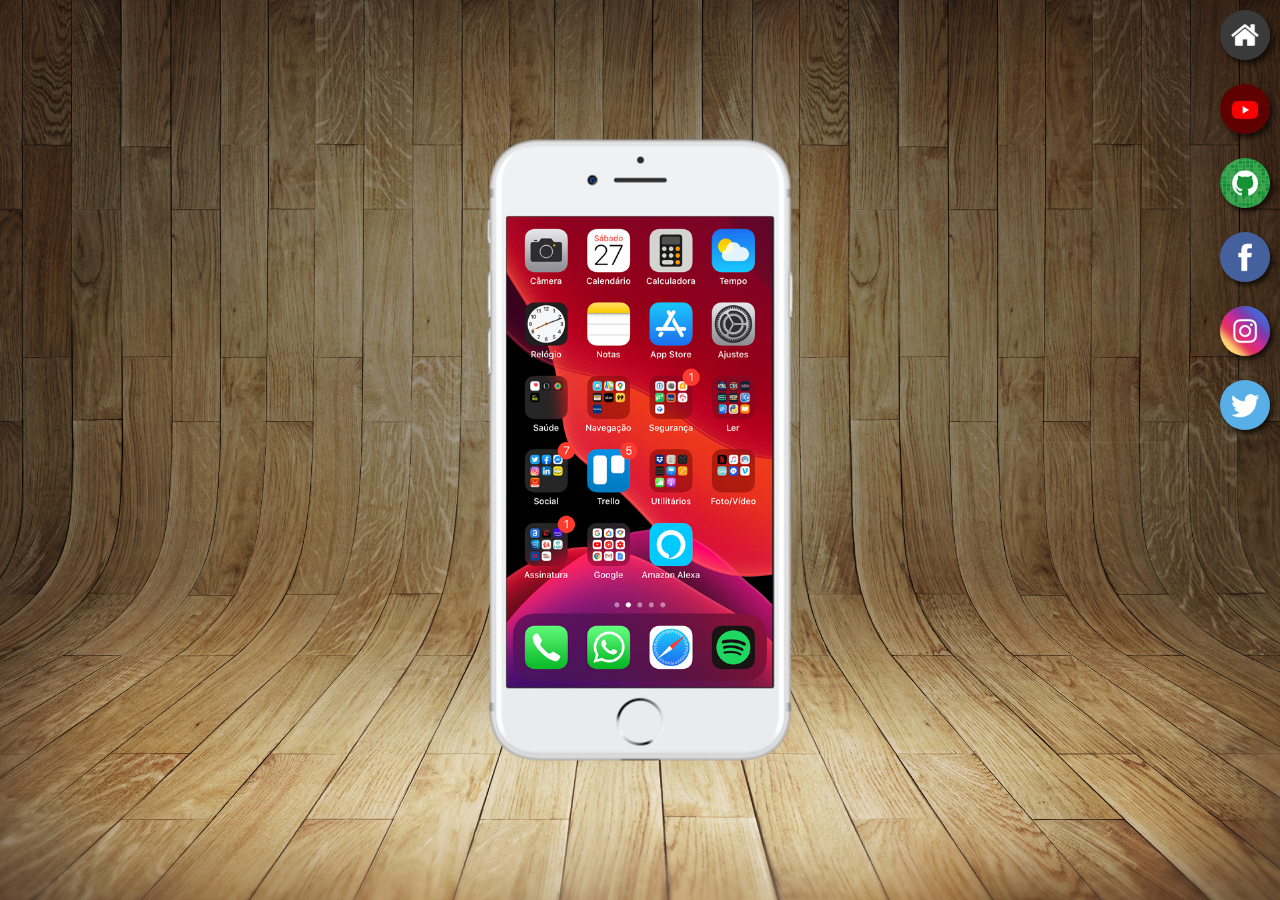
<file: index.html>
<!DOCTYPE html>
<html lang="pt-br">
<head>
    <meta charset="UTF-8">
    <meta name="viewport" content="width=device-width, initial-scale=1.0">
    <link rel="shortcut icon" href="favicon.ico" type="image/x-icon">
    <title>redes sociais</title>
    <link rel="stylesheet" href="style.css">
</head>
<body>
    <main>
        <section id="telefone">
            <iframe src="home.html" name="tela" id="tela" frameborder="0">Seu Navegador não é compatível com isso</iframe>
        </section>
        <section id="redes">
            <a href="home.html" target="tela"><img src="imagens/logo-home.jpg" alt="home"></a> <br>
            <a href="youtube.html" target="tela"><img src="imagens/logo-youtube.jpg" alt="toutube"></a> <br>
            <a href="github.html" target="tela"><img src="imagens/logo-github.jpg" alt="github"></a> <br>
            <a href="facebook.html" target="tela"><img src="imagens/logo-facebook.jpg" alt="facebook"></a> <br>
            <a href="instagram.html" target="tela"><img src="imagens/logo-instagram.jpg" alt="instagram"></a> <br>
            <a href="twitter.html" target="tela"><img src="imagens/logo-twitter.jpg" alt="twitter"></a> <br>
        </section>
    </main>
</body>
</html>
</file>
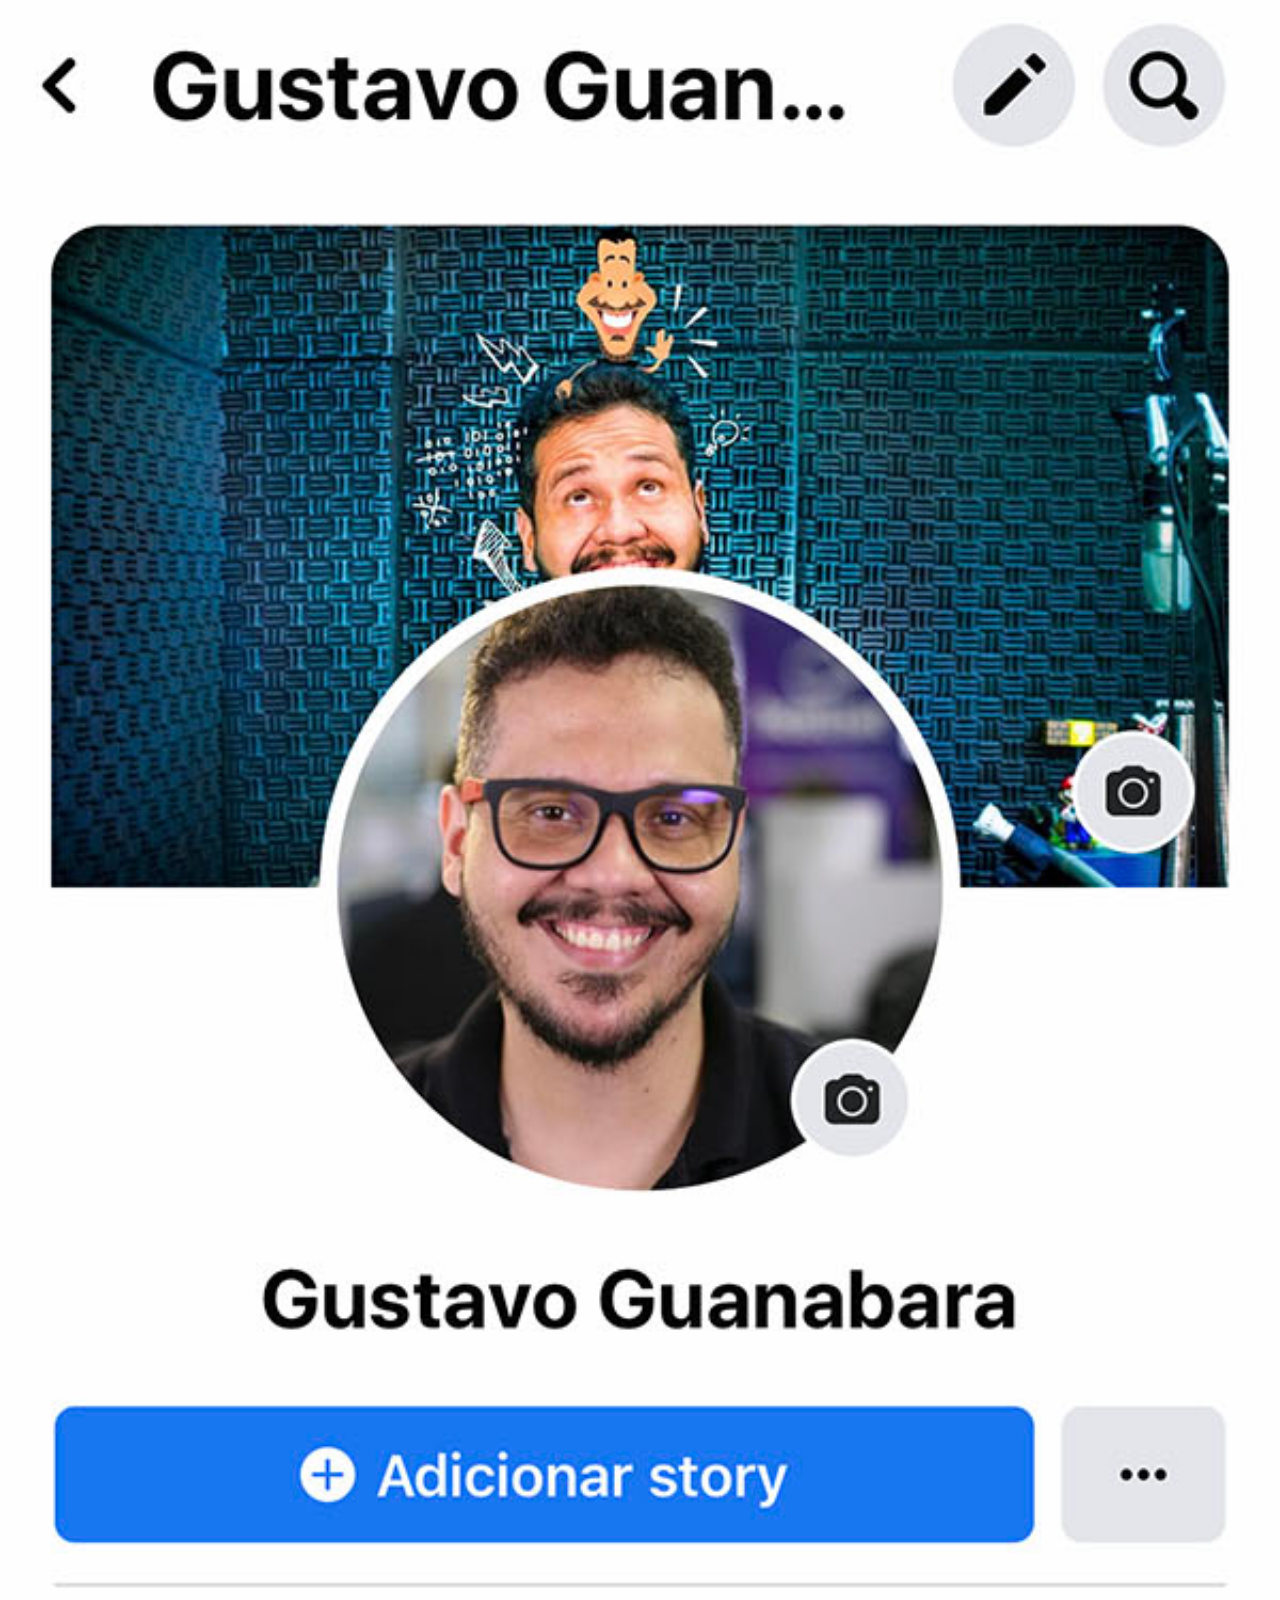
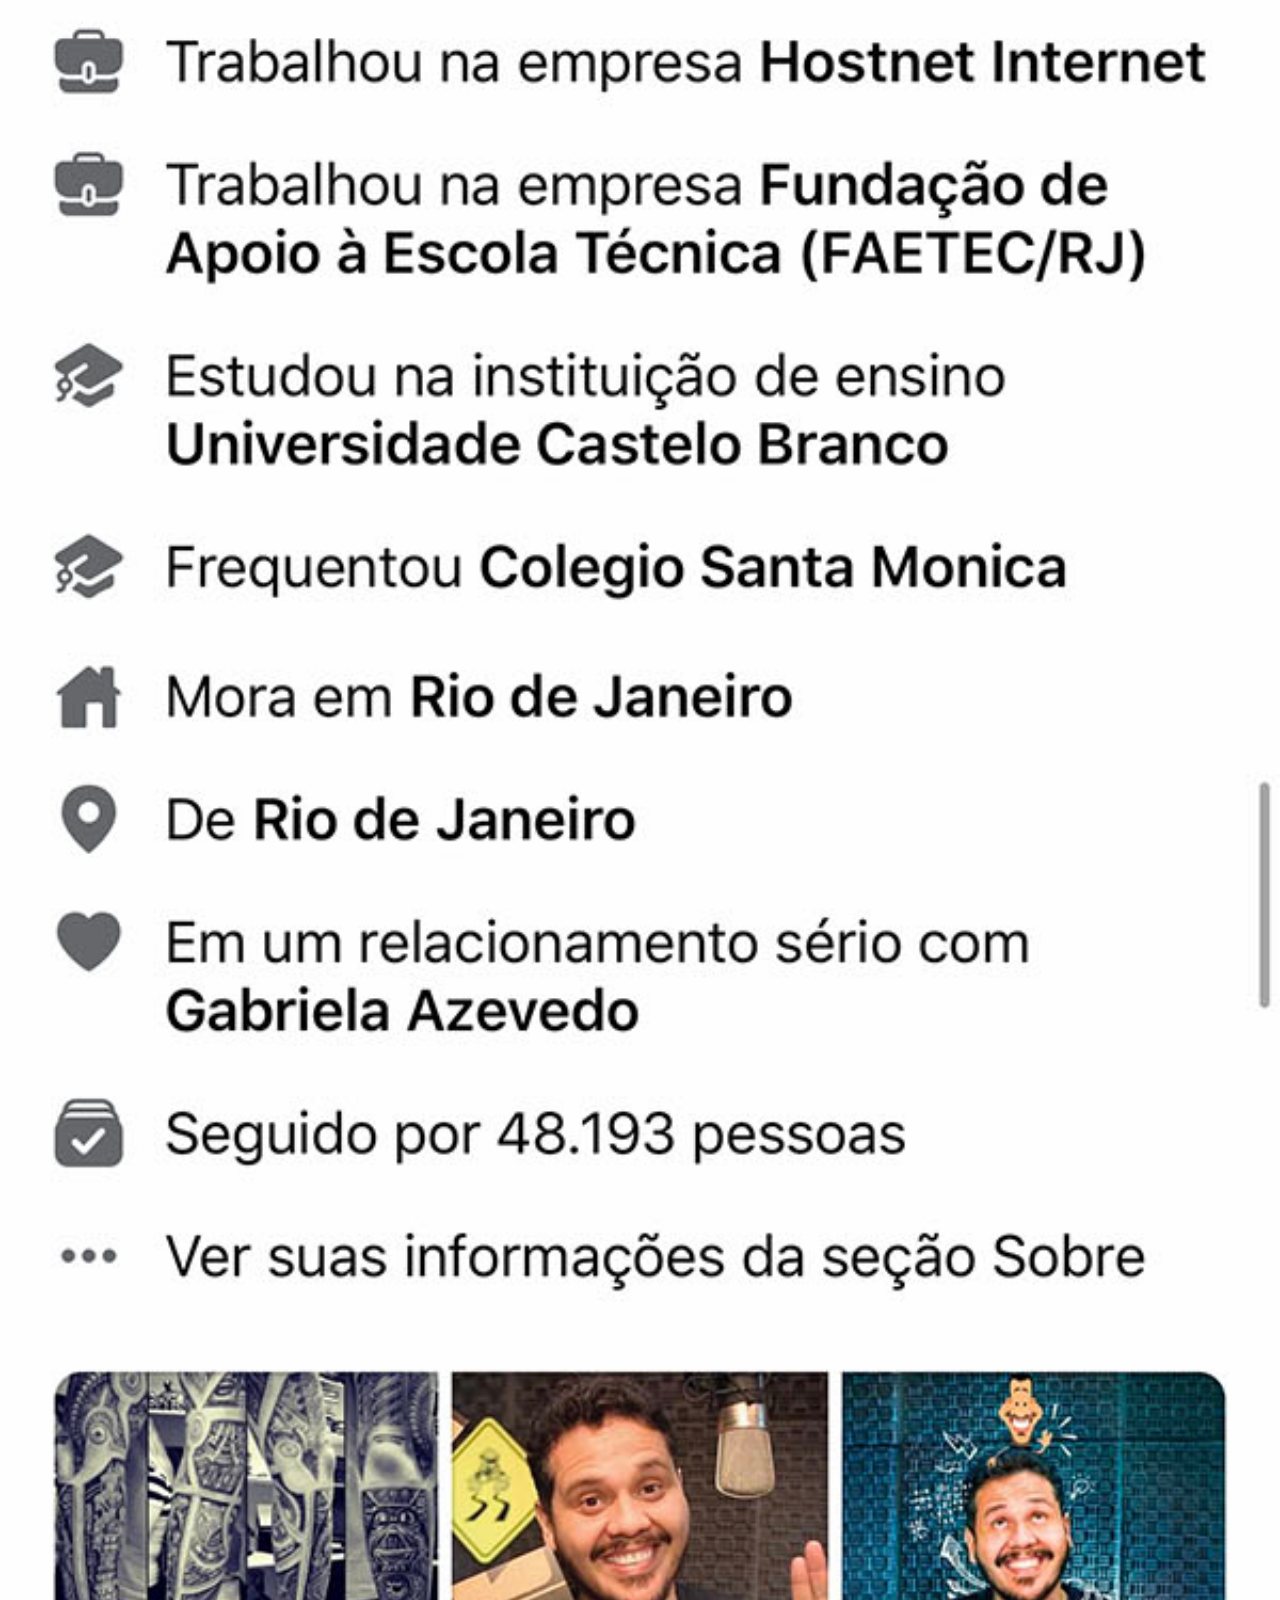
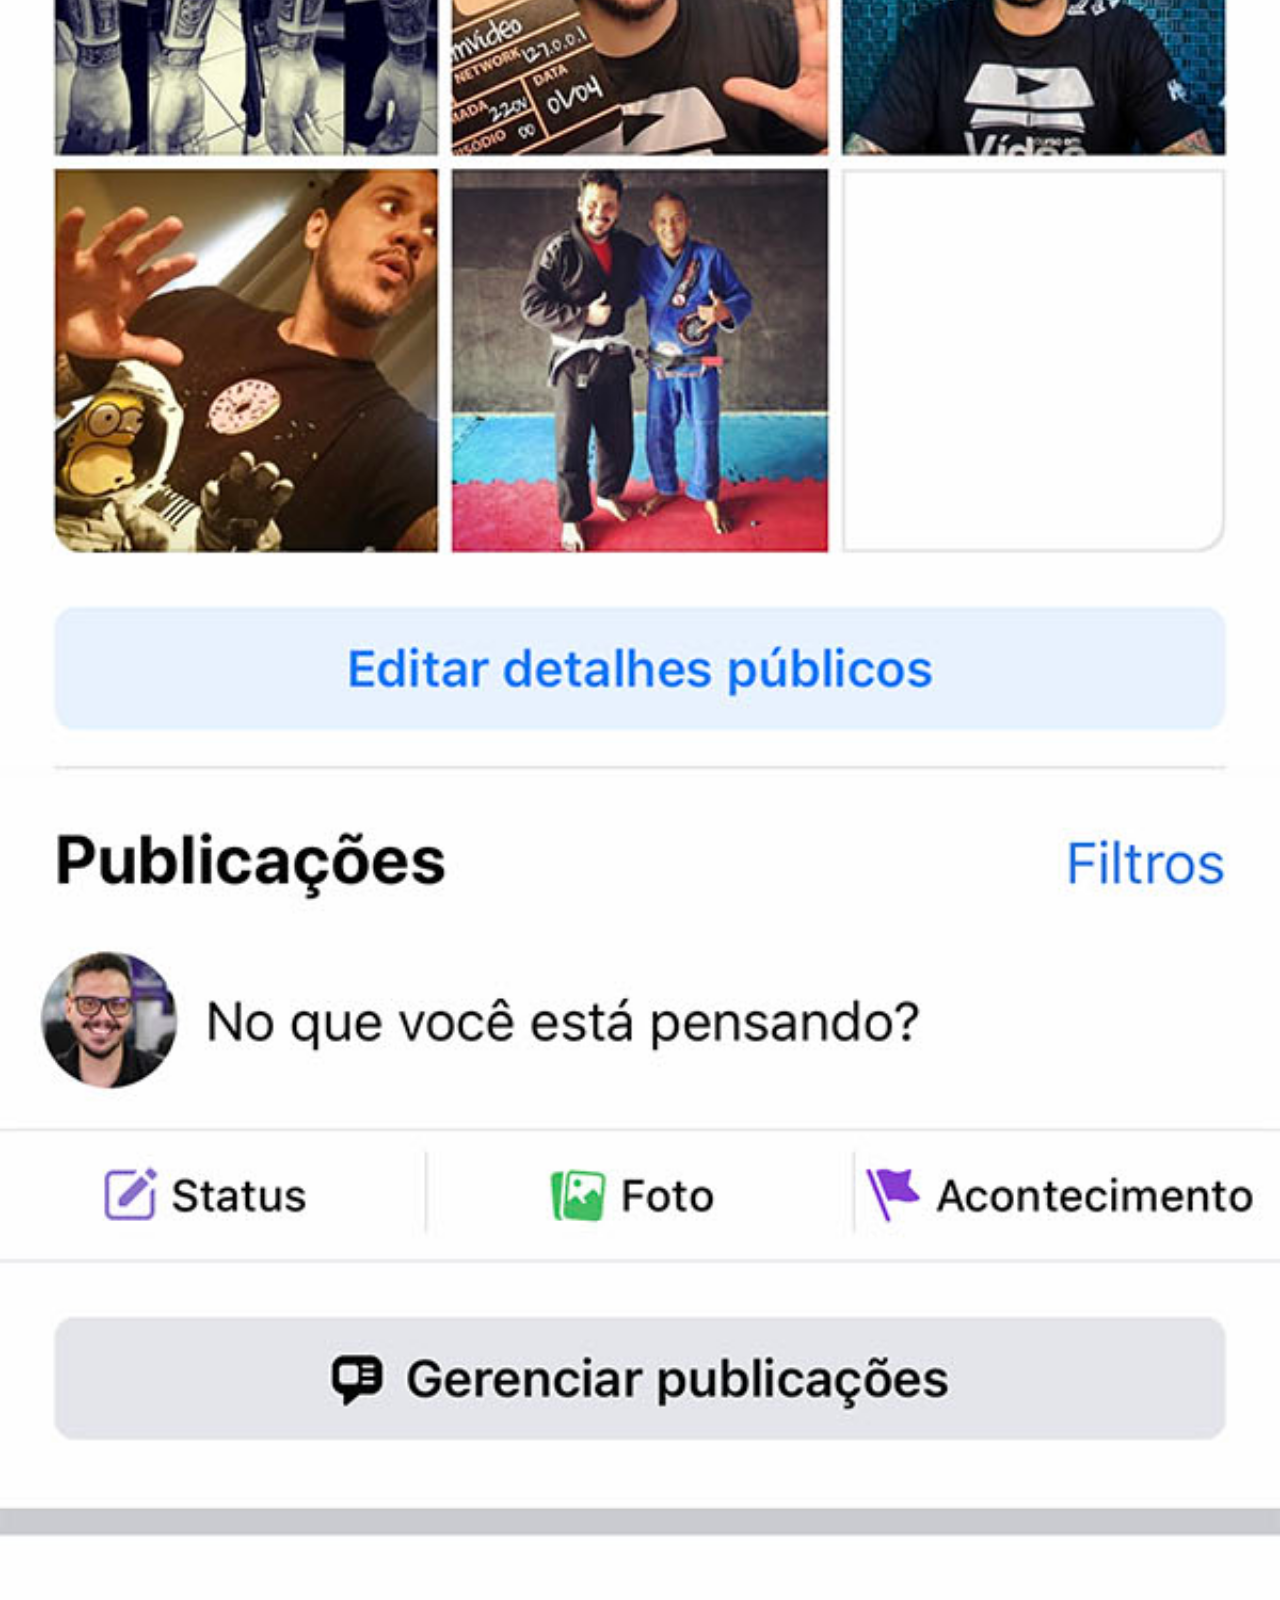
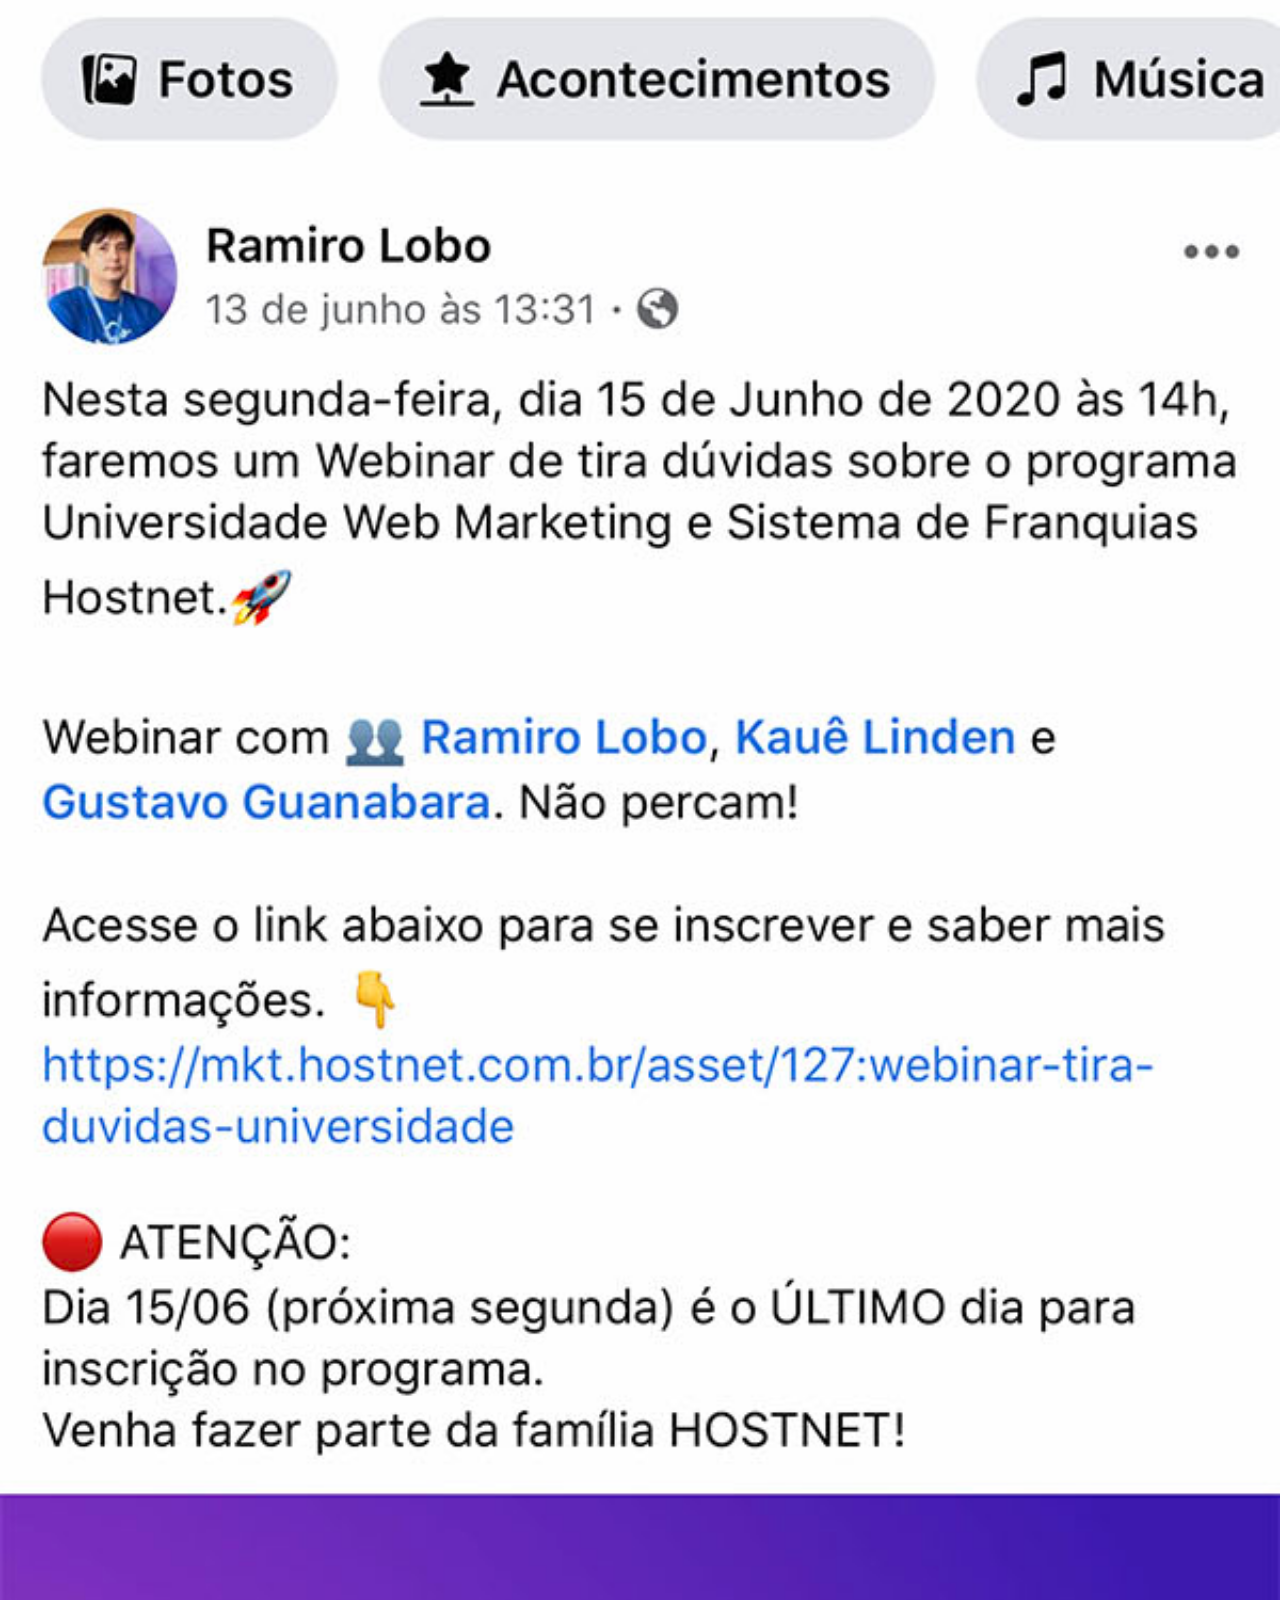
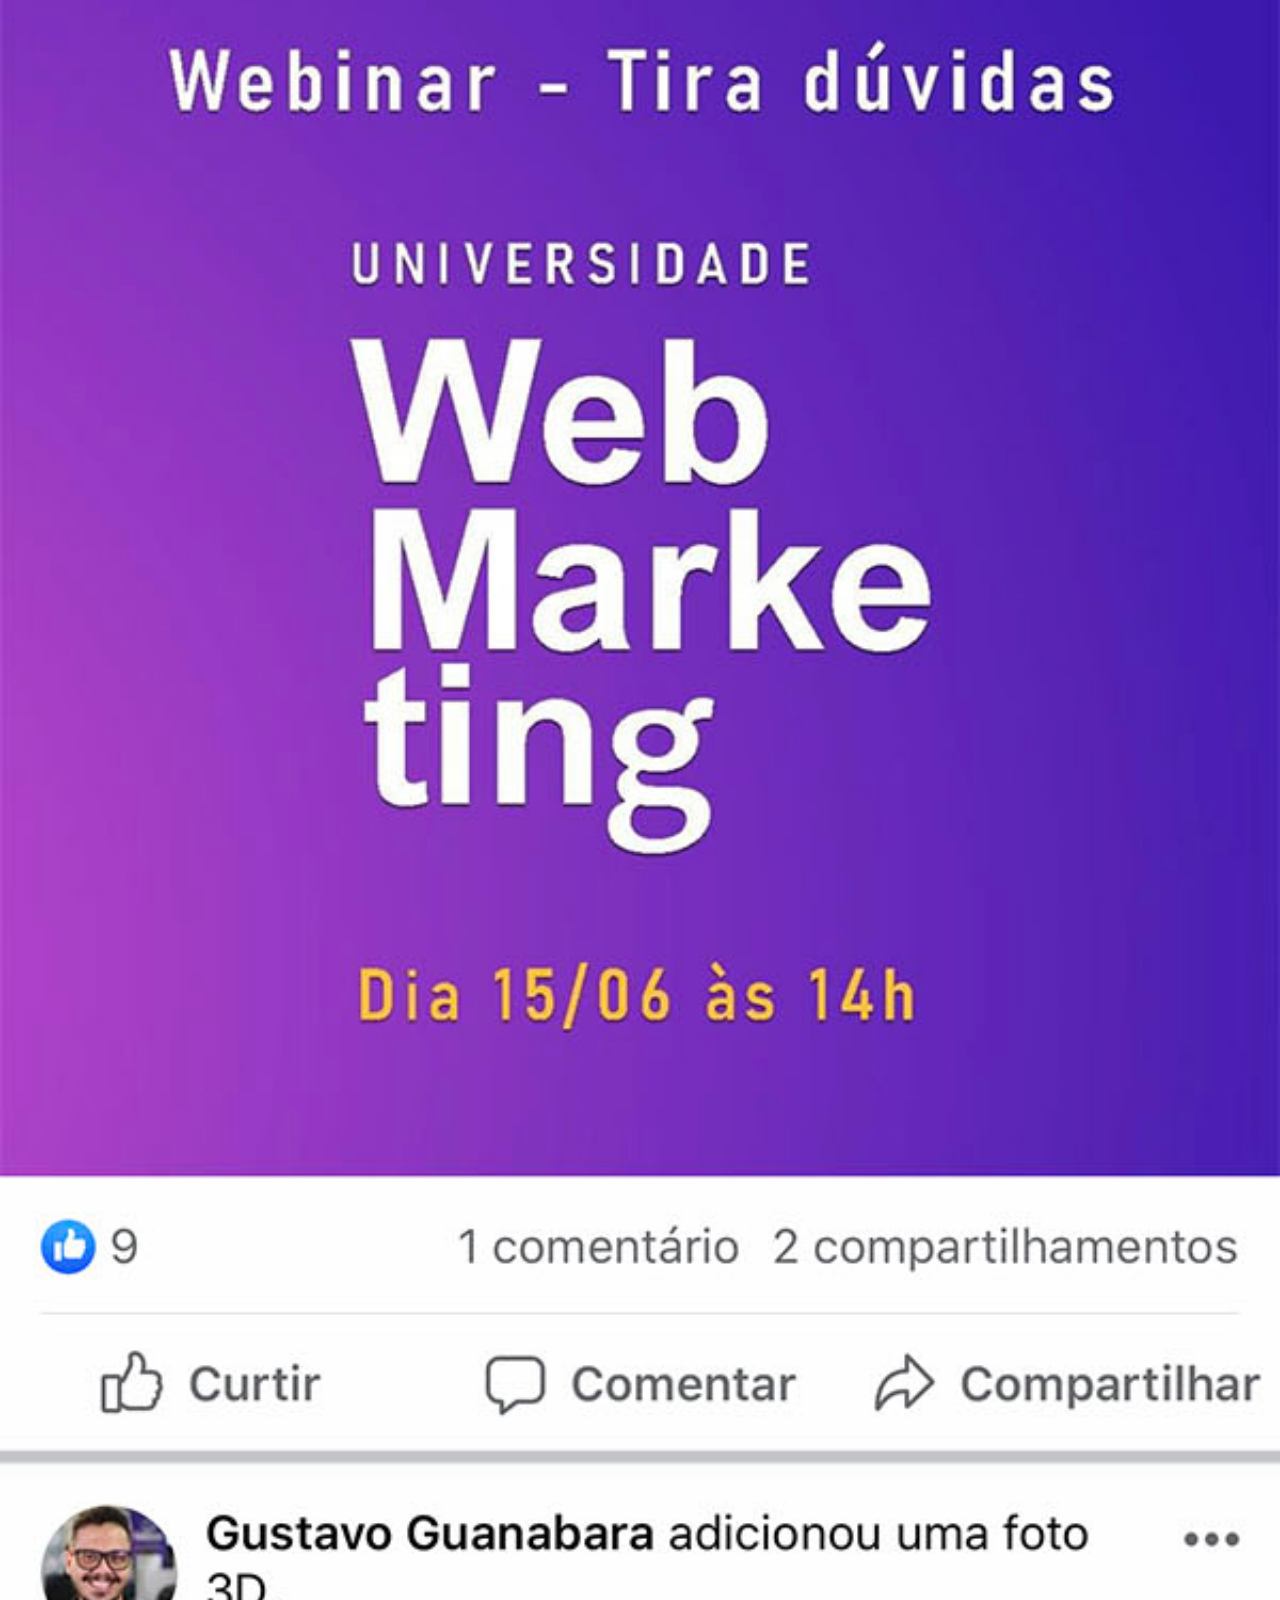
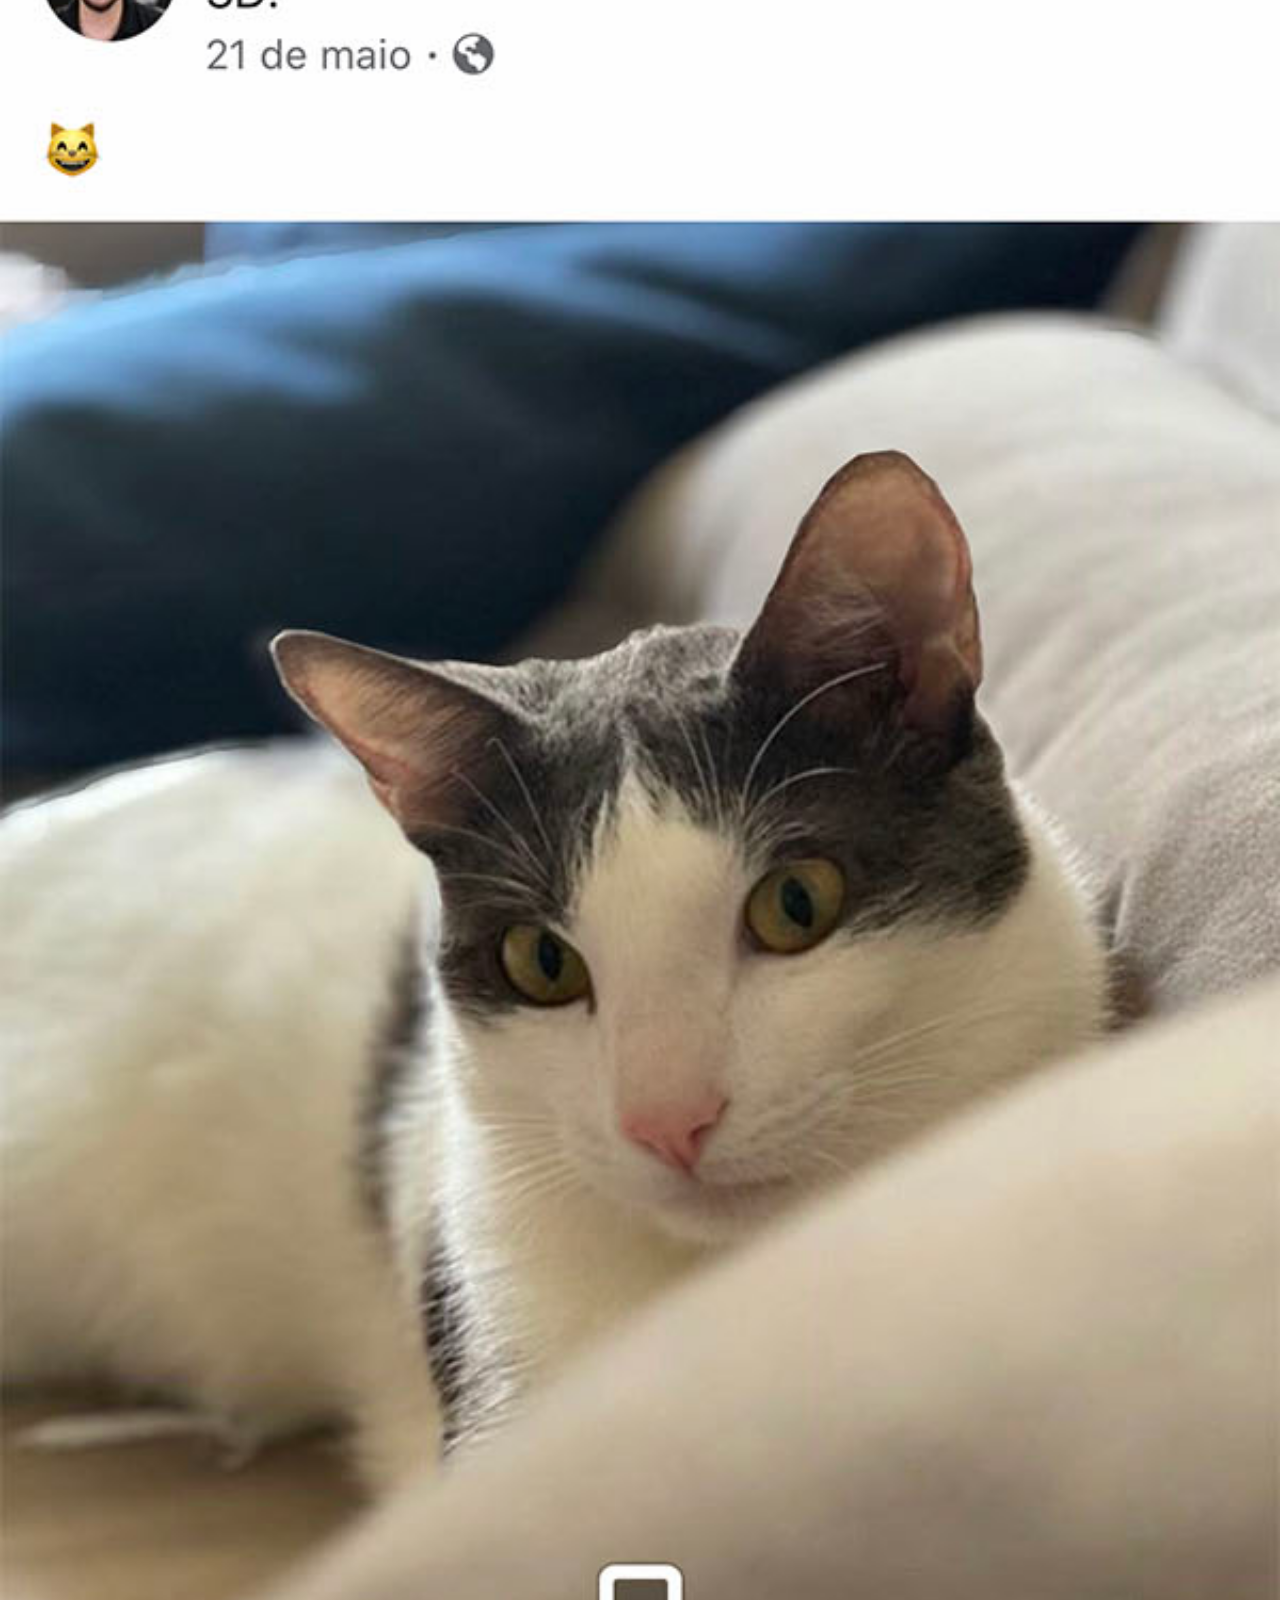
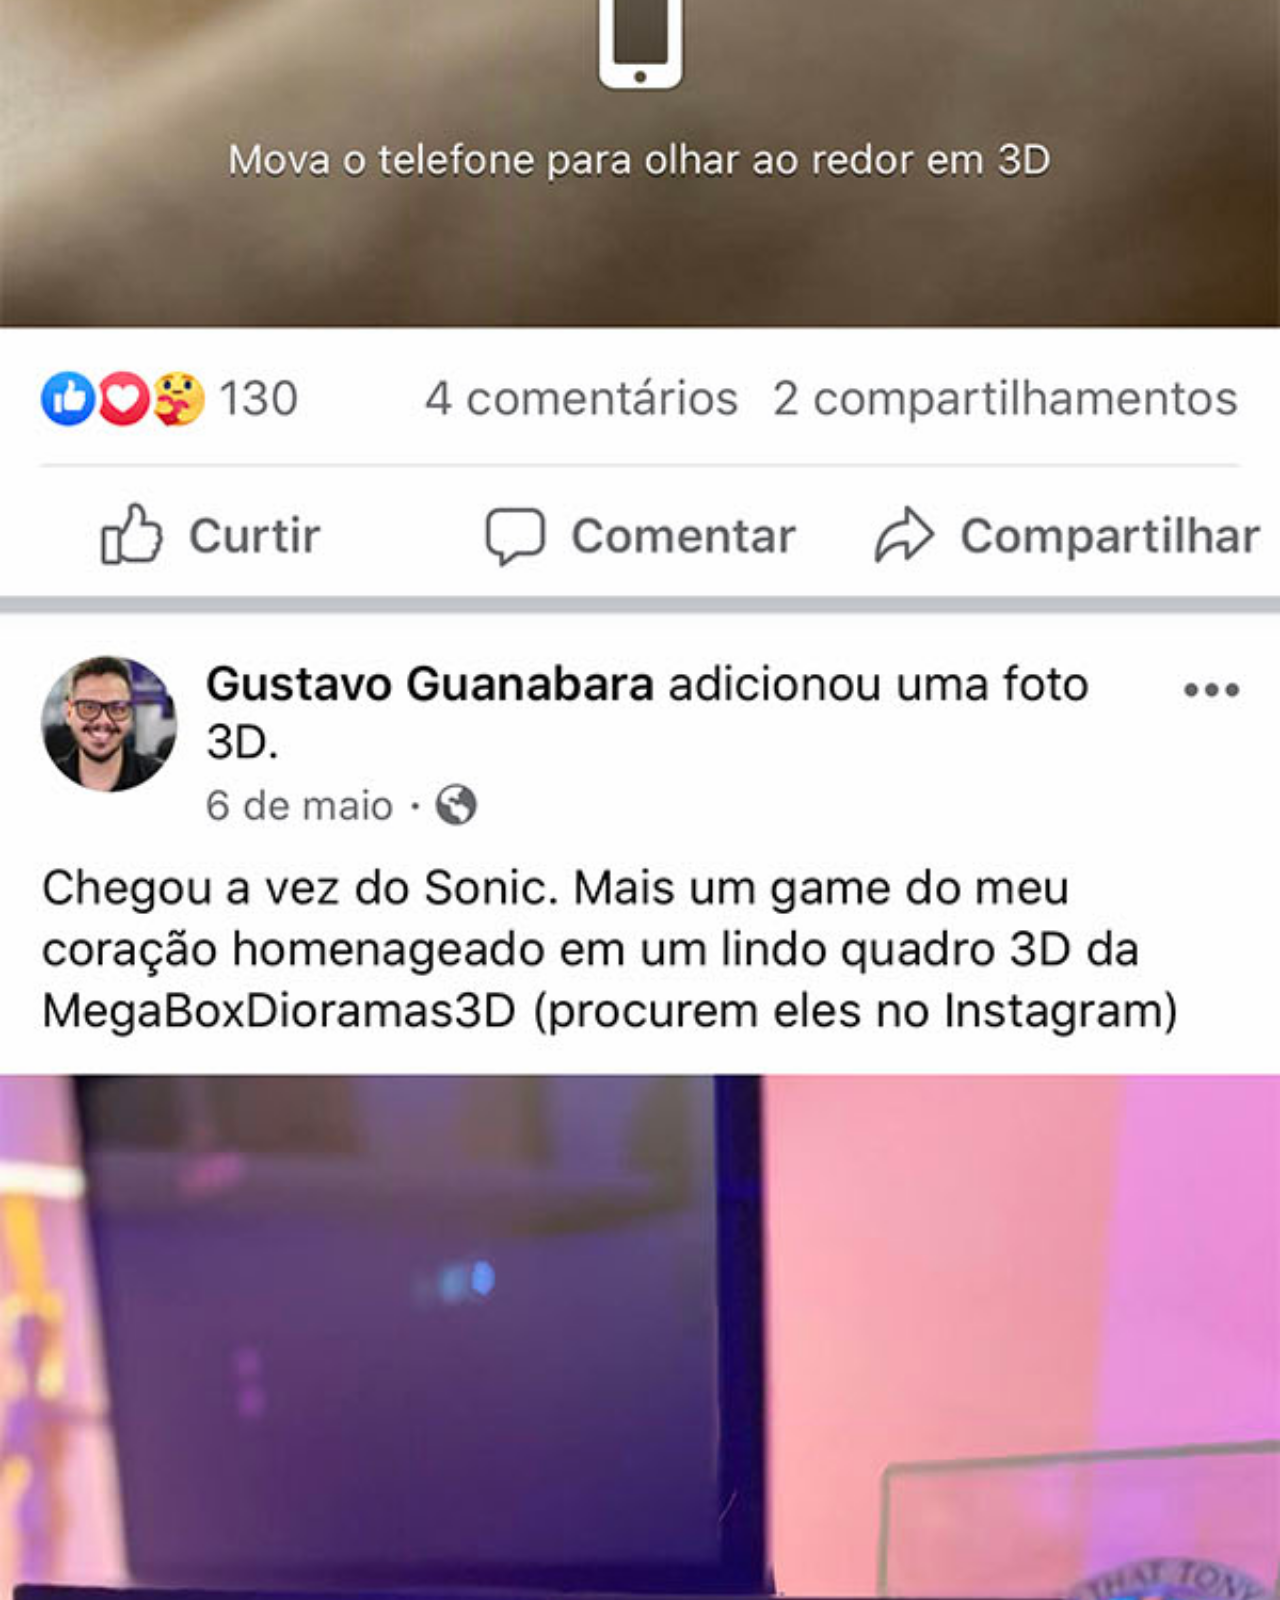
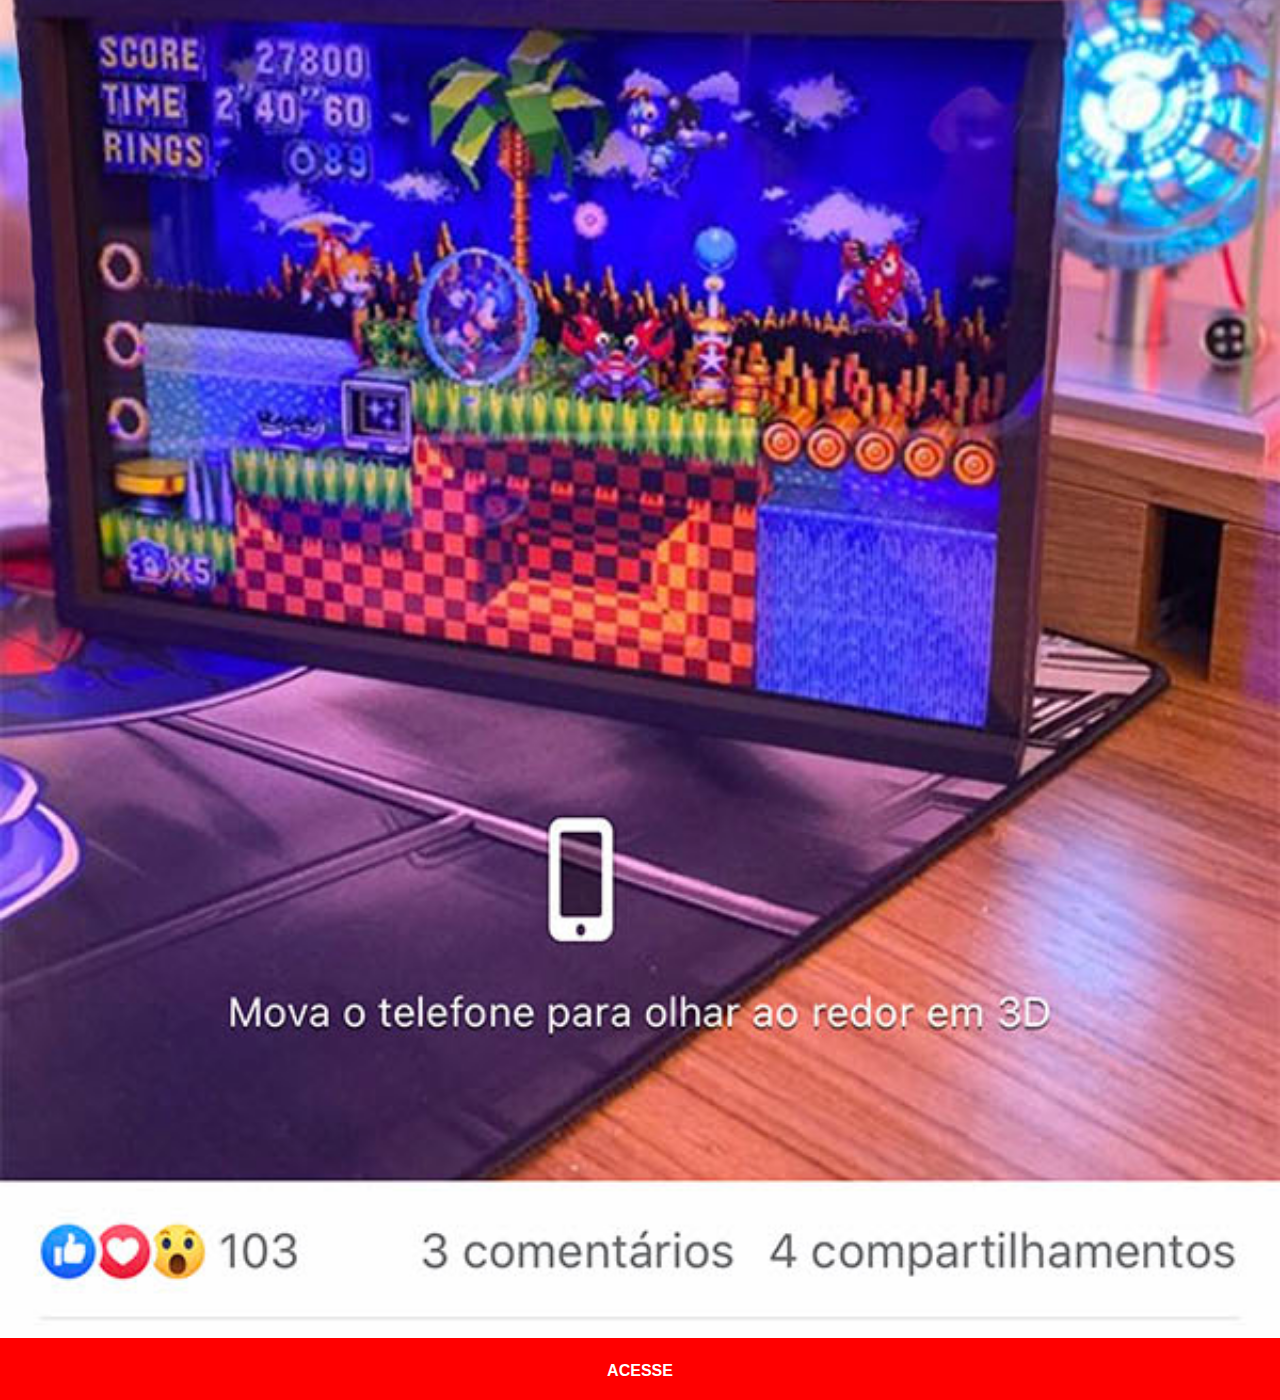
<file: facebook.html>
<!DOCTYPE html>
<html lang="pt-br">
<head>
    <meta charset="UTF-8">
    <meta name="viewport" content="width=device-width, initial-scale=1.0">
    <title>facebook</title>
    <link rel="stylesheet" href="social.style.css">
</head>
<body>
    <img src="imagens/tela-facebook.jpg" alt="facebook">
    <a href="https://www.facebook.com/gustavoguanabara/?locale=pt_BR">ACESSE</a>
</body>
</html>
</file>
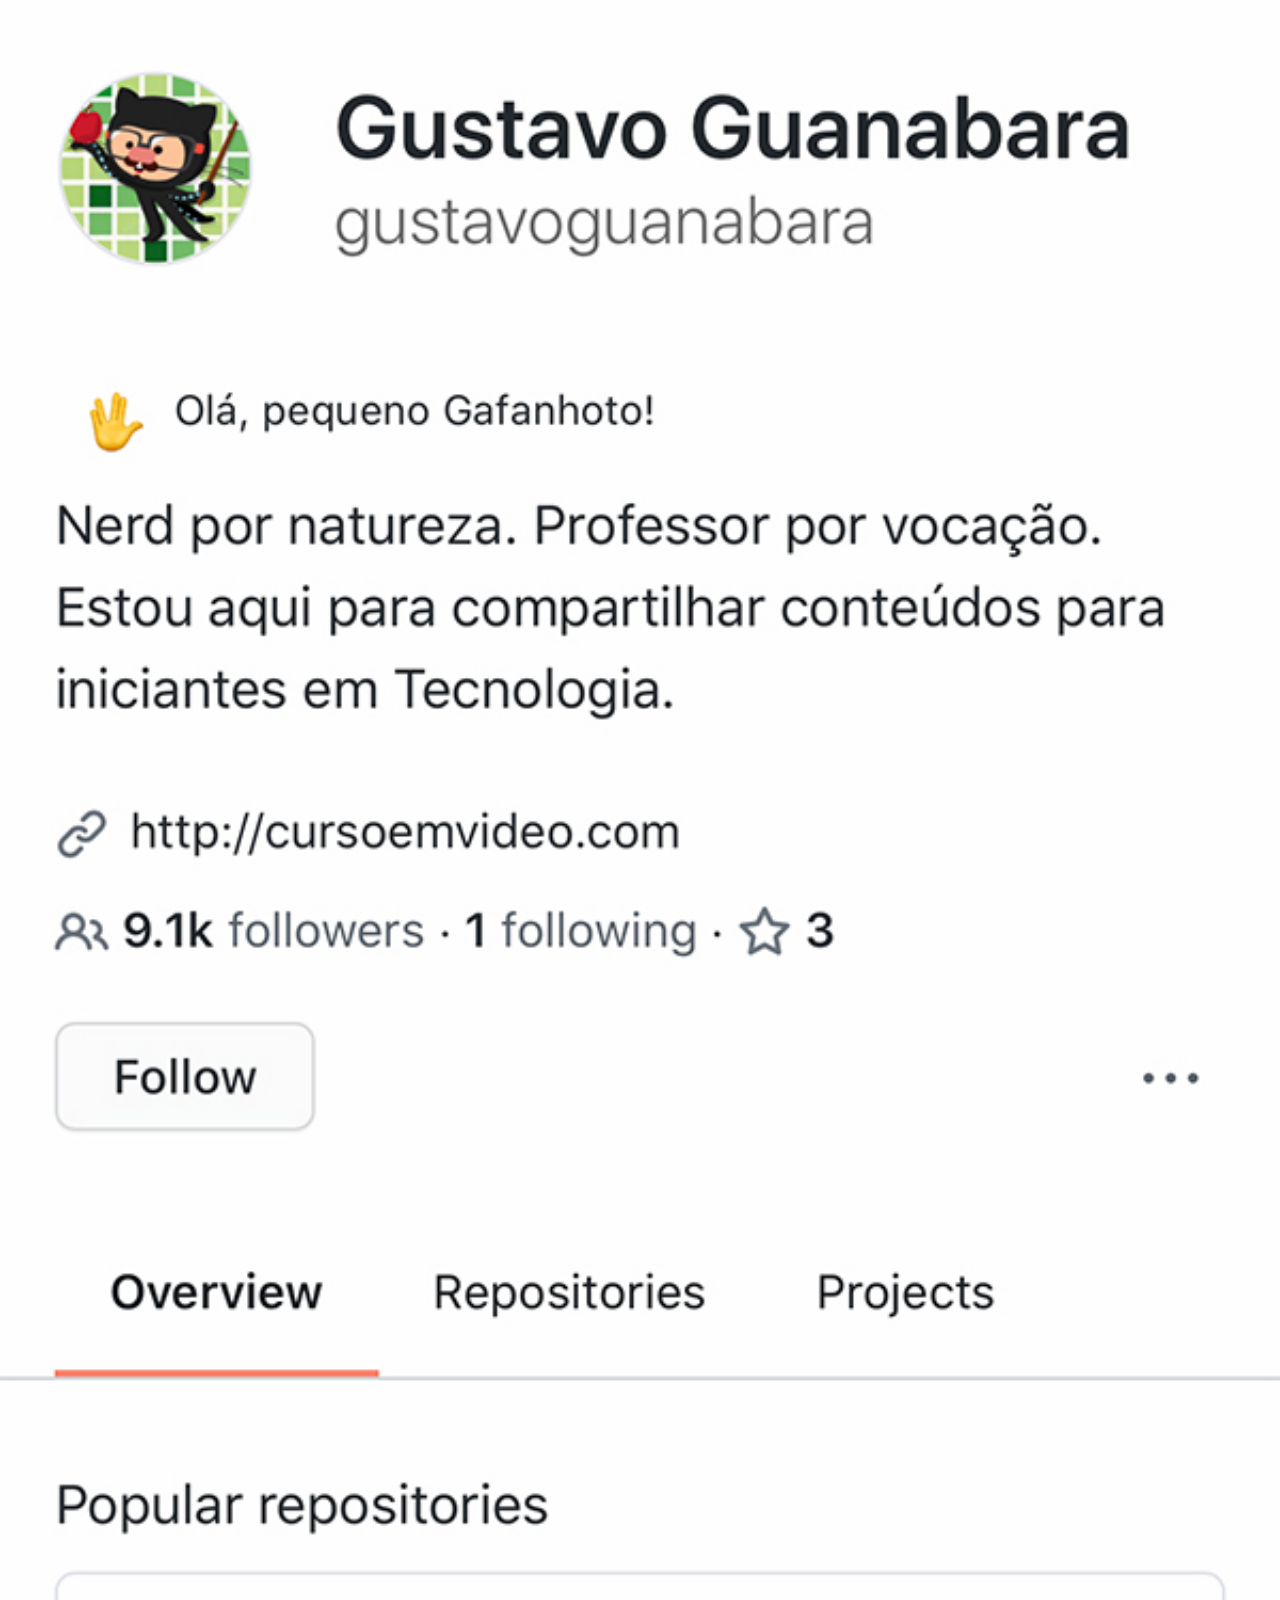
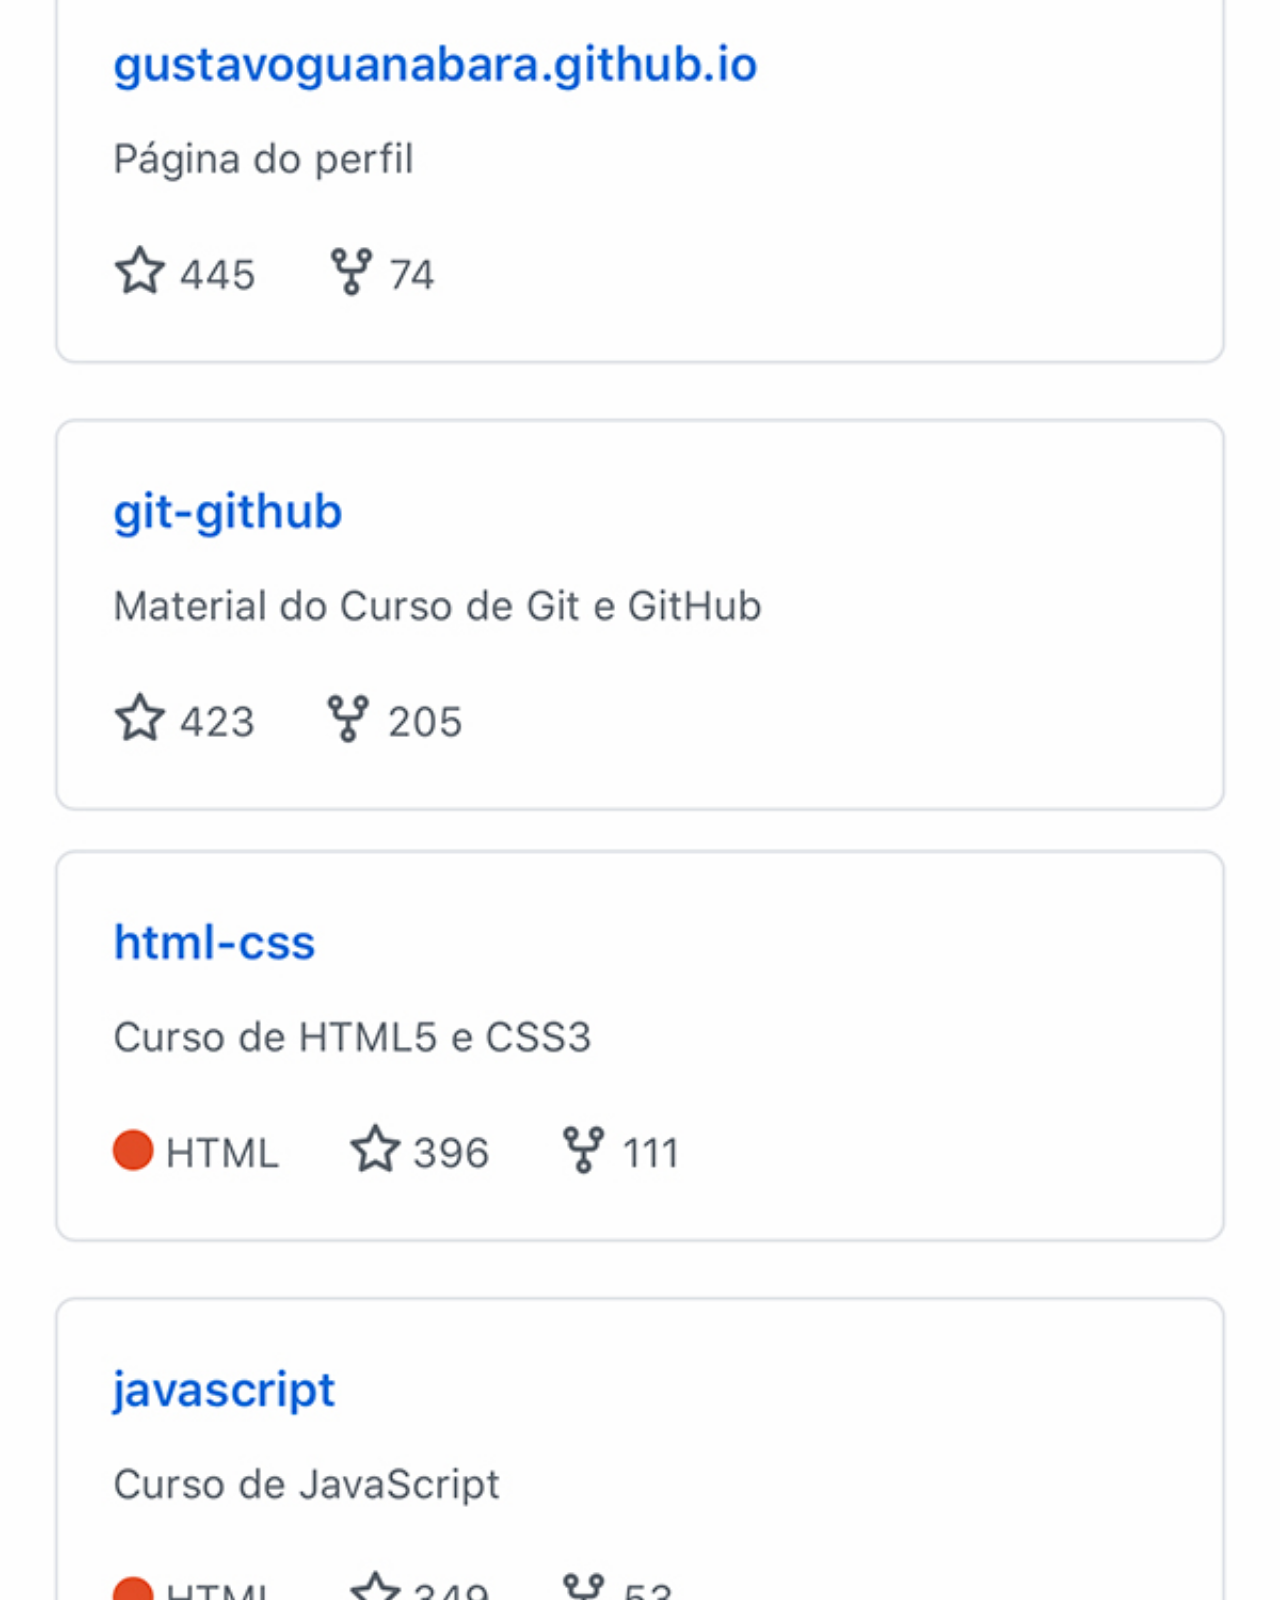
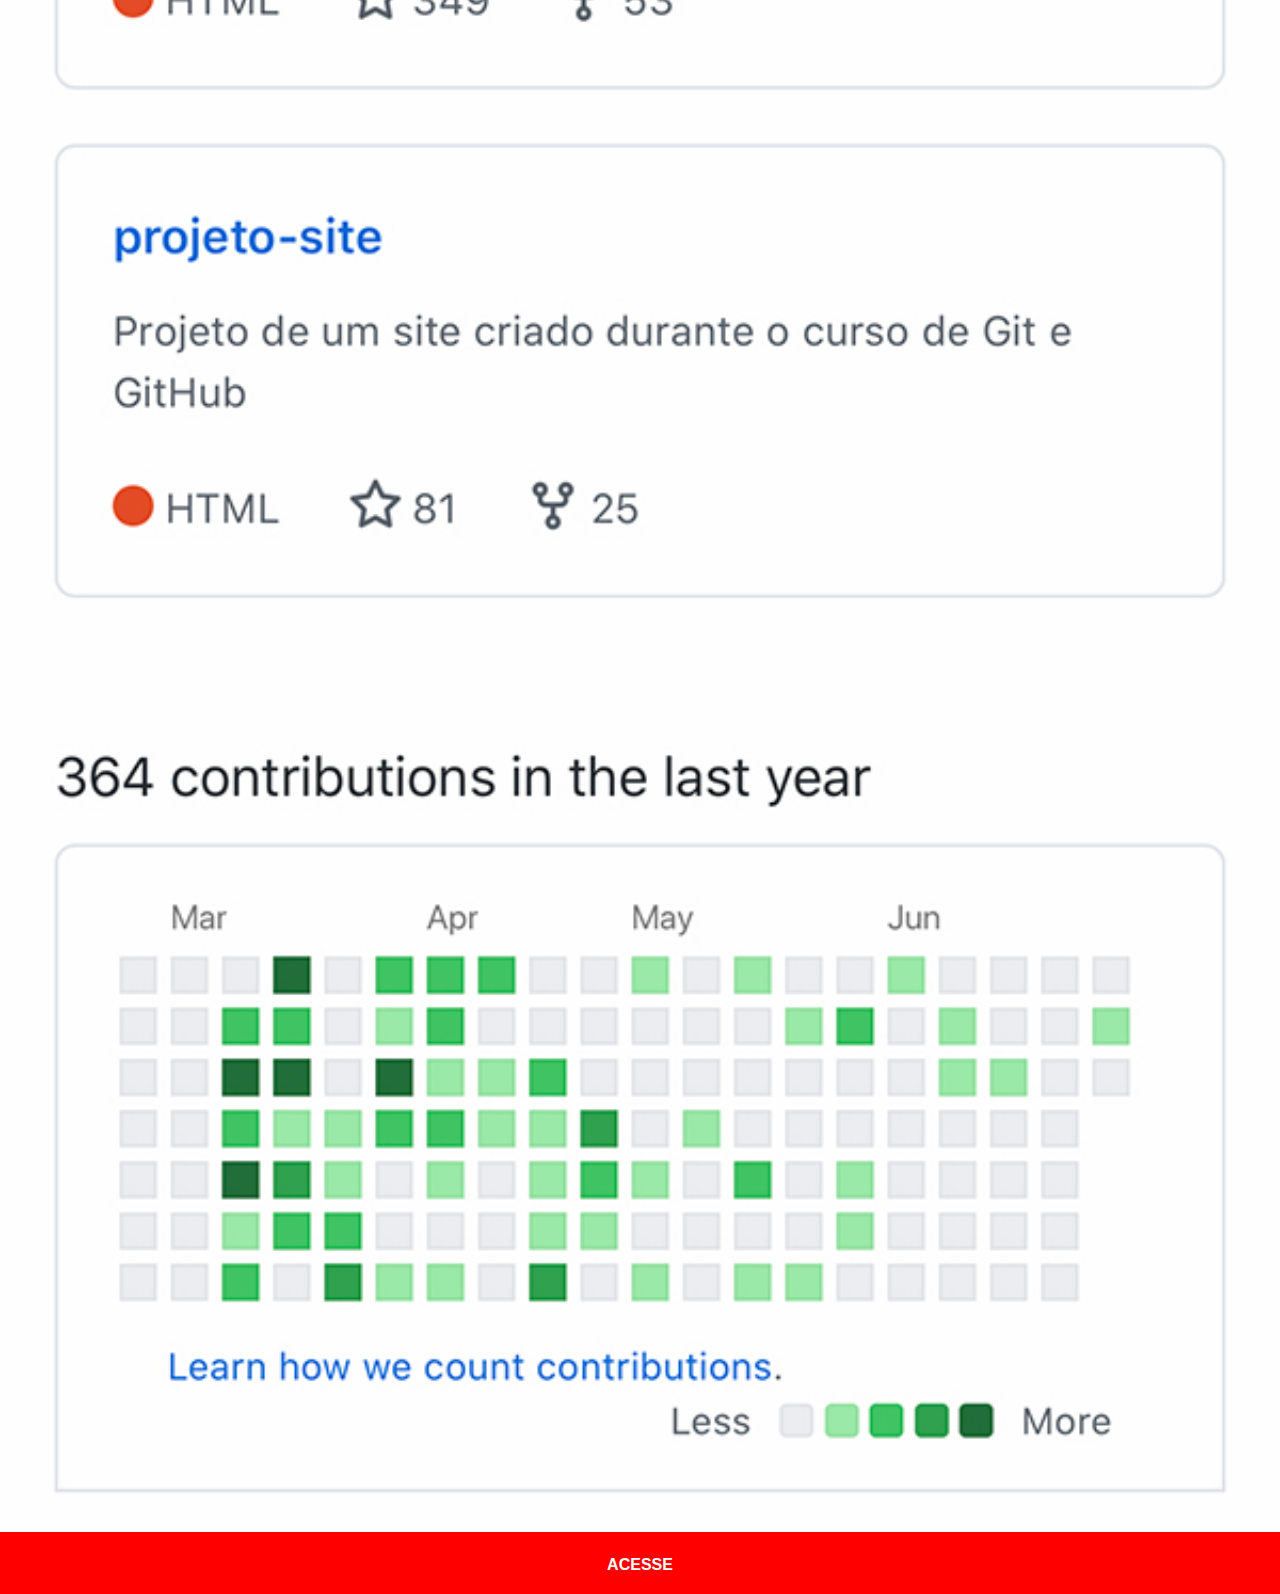
<file: github.html>
<!DOCTYPE html>
<html lang="pt-br">
<head>
    <meta charset="UTF-8">
    <meta name="viewport" content="width=device-width, initial-scale=1.0">
    <title>github</title>
    <link rel="stylesheet" href="social.style.css">
</head>
<body>
    <img src="imagens/tela-github.jpg" alt="github">
    <a href="https://github.com/gustavoguanabara">ACESSE</a>
</body>
</html>
</file>
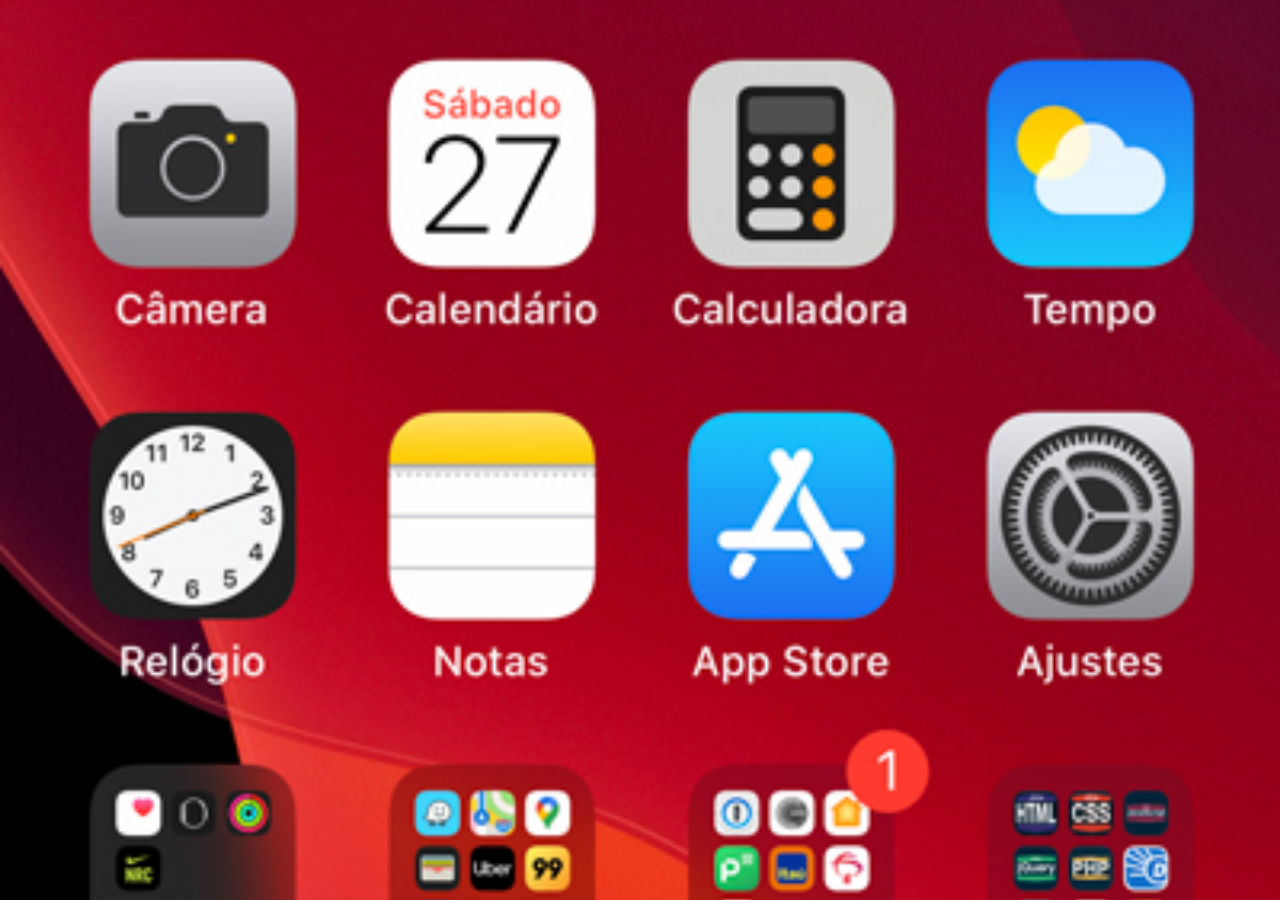
<file: home.html>
<!DOCTYPE html>
<html lang="pt-br">
<head>
    <meta charset="UTF-8">
    <meta name="viewport" content="width=device-width, initial-scale=1.0">
    <title>home</title>

    <style>
        *{
            margin: 0px;
            padding: 0px;
        }

        body{
            width: 100vw;
            height: 100vh;
            
            background: black url('imagens/tela-home.jpg') no-repeat top center;
            background-size: cover;
        }
    </style>

</head>
<body>
    
</body>
</html>
</file>
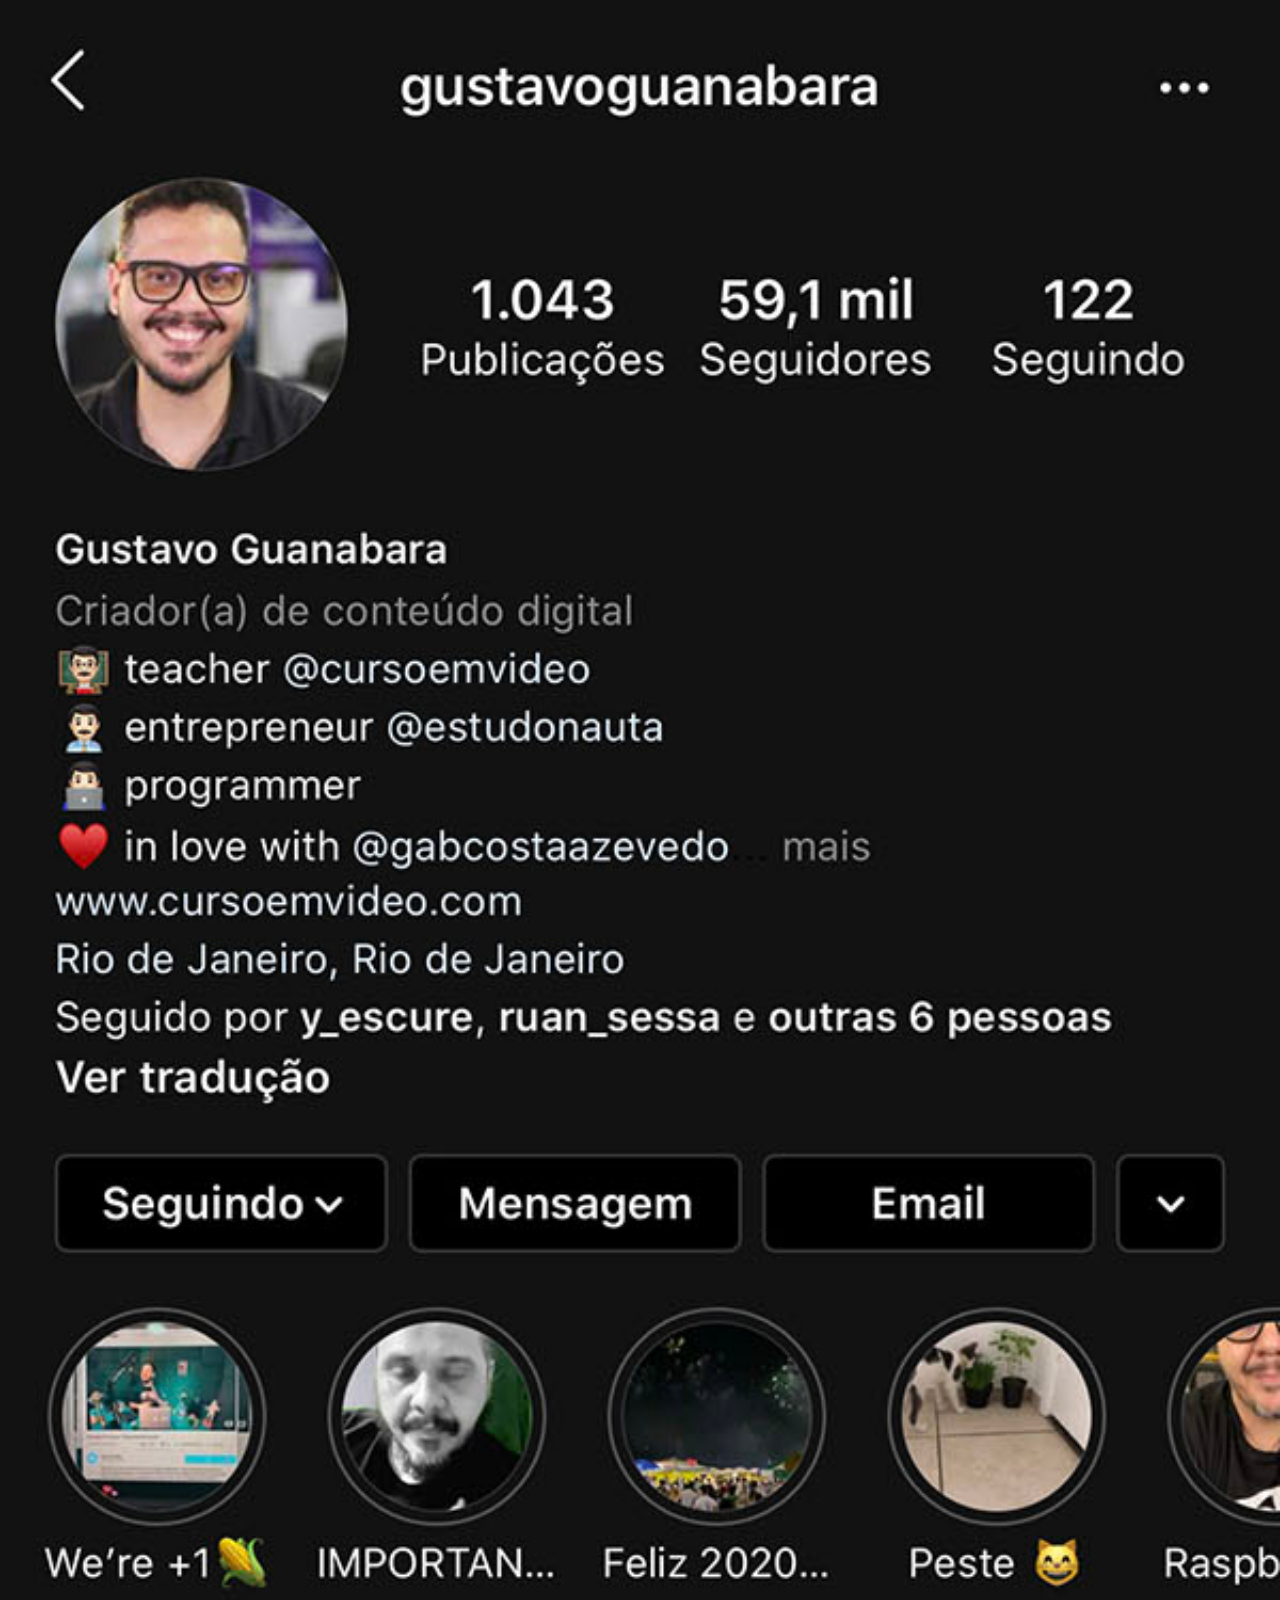
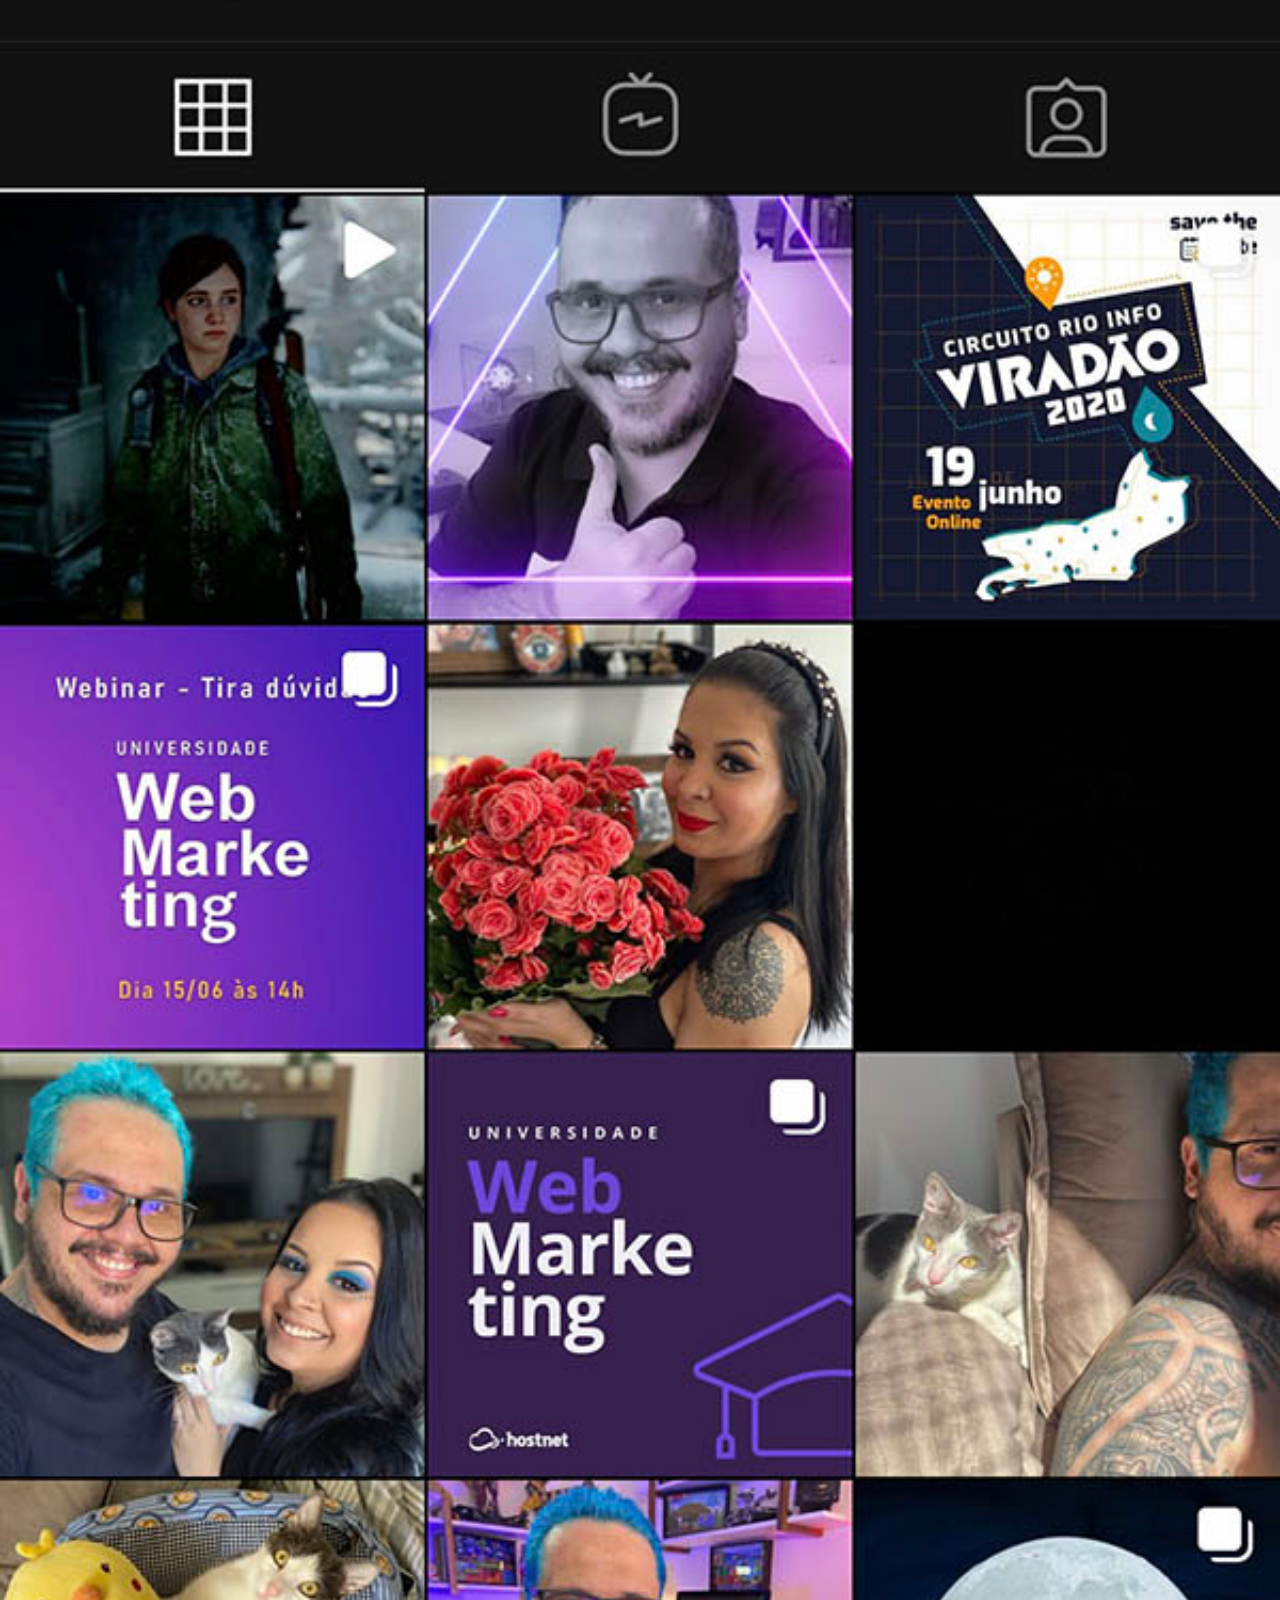
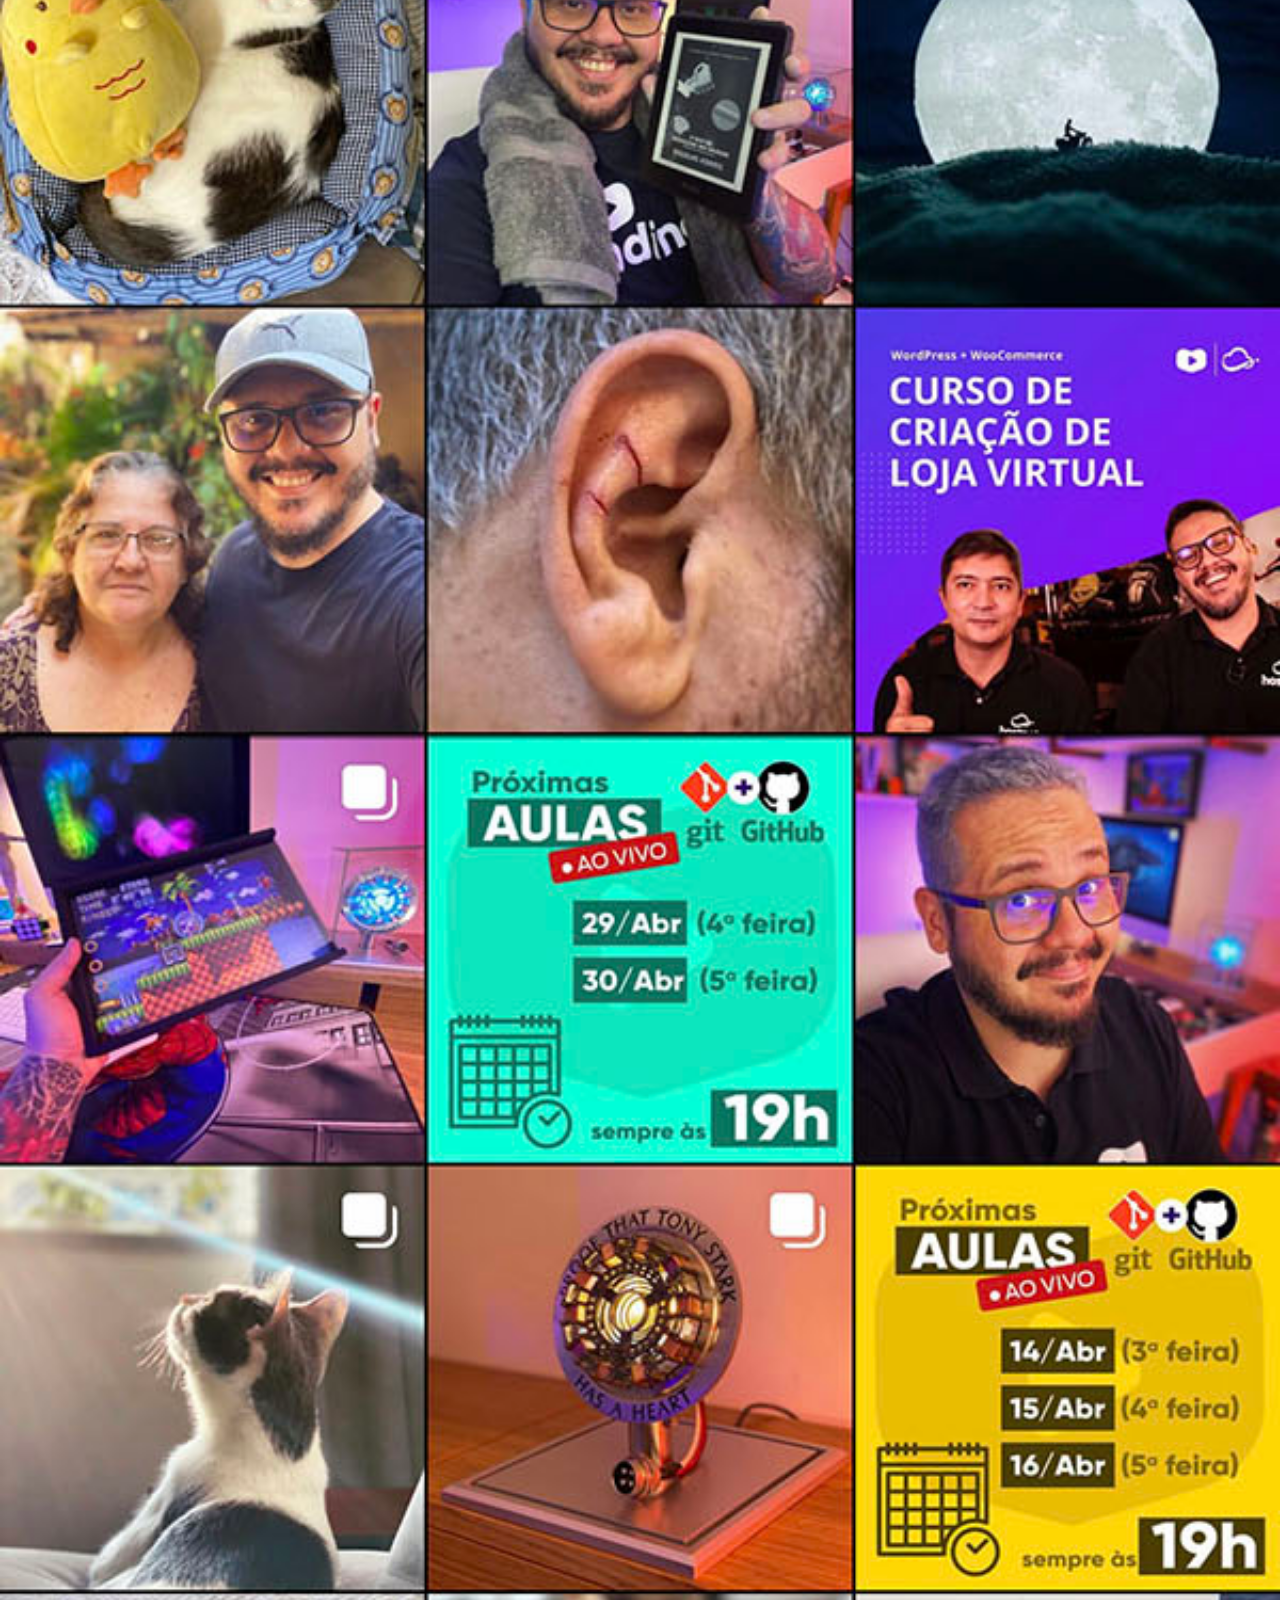
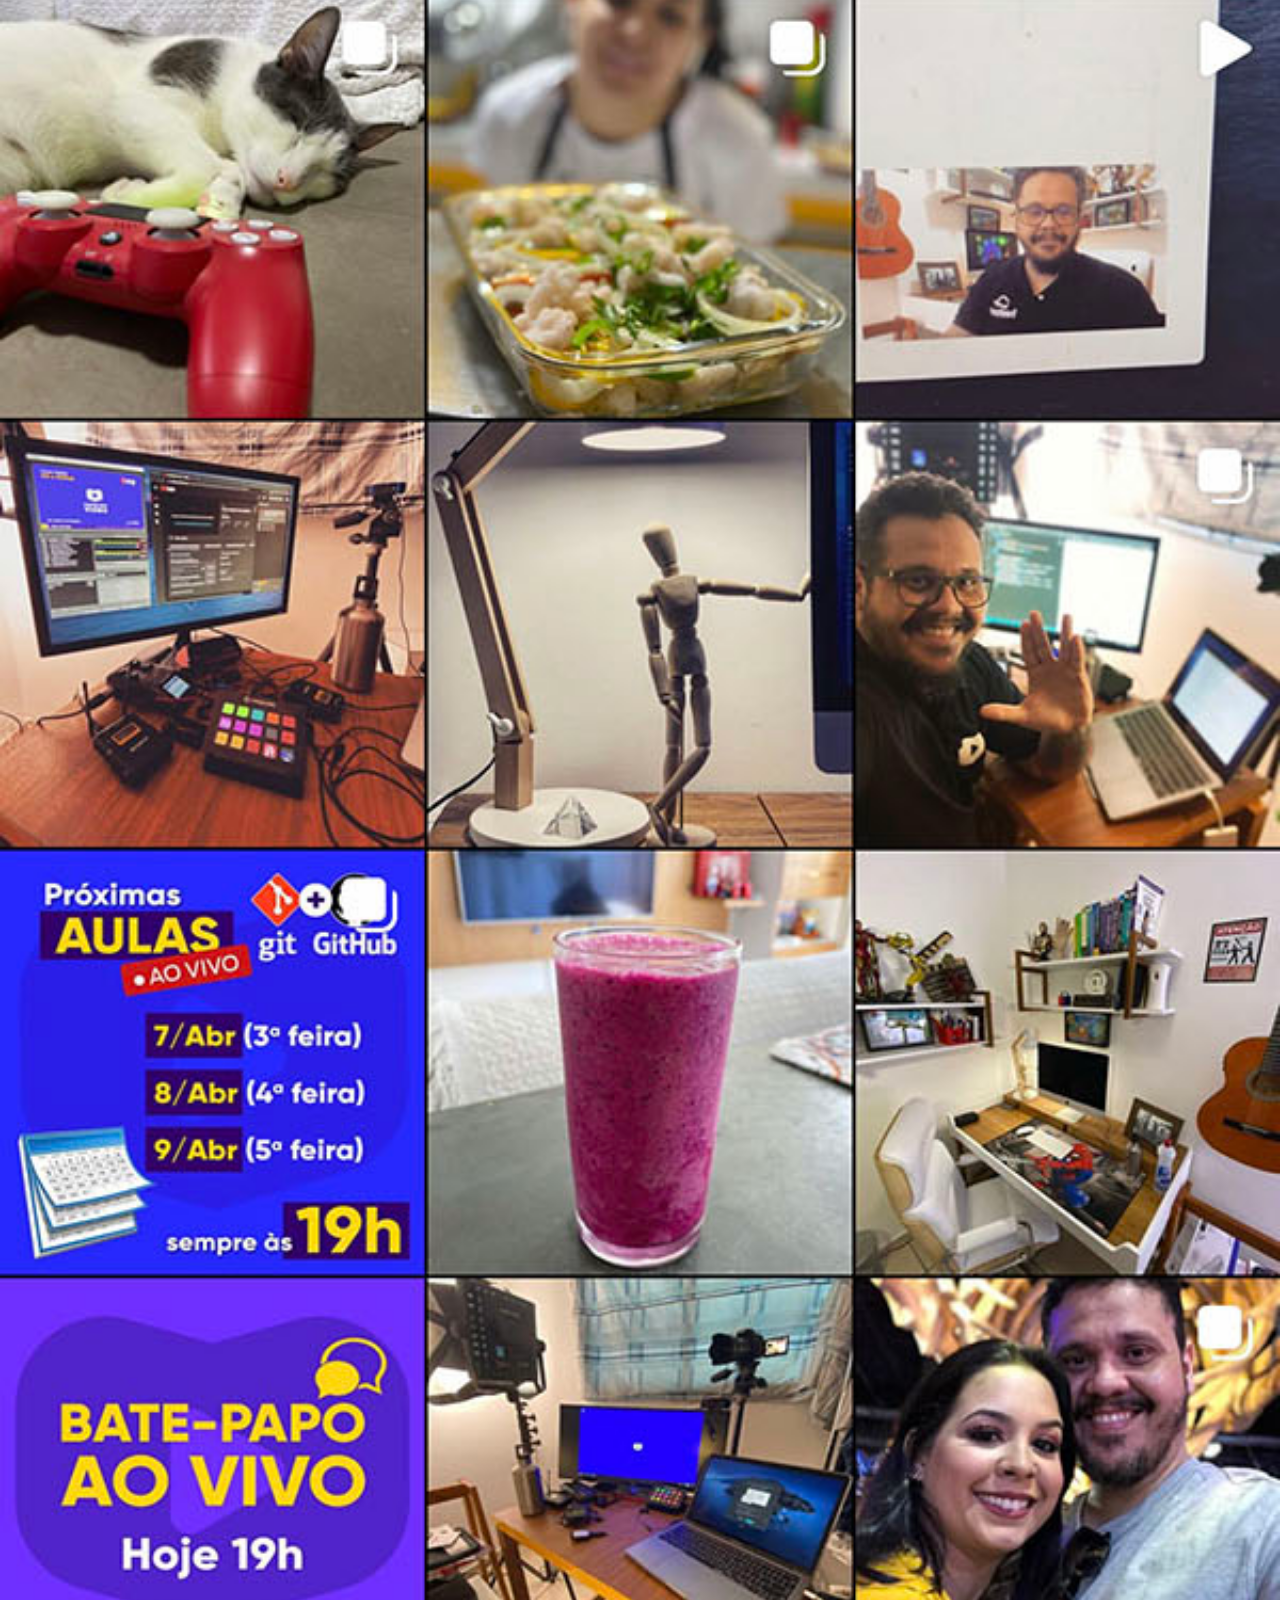
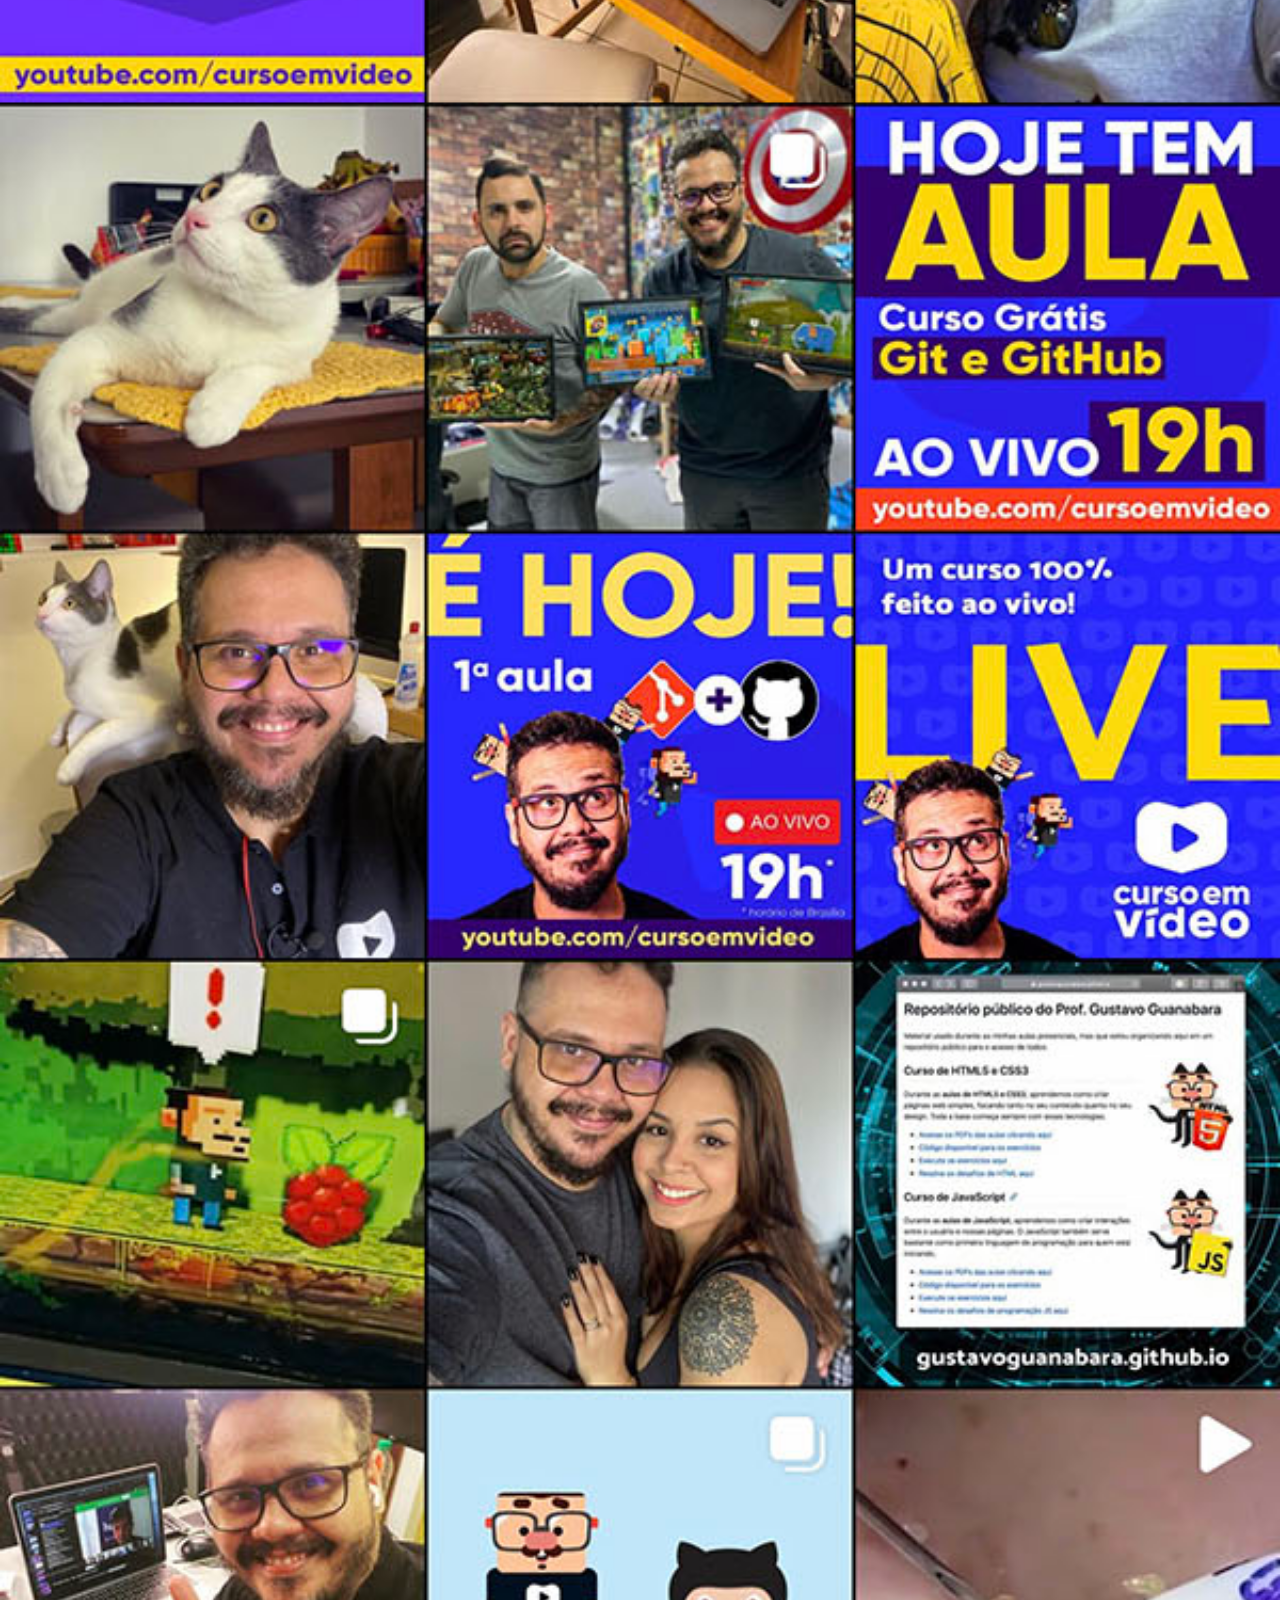
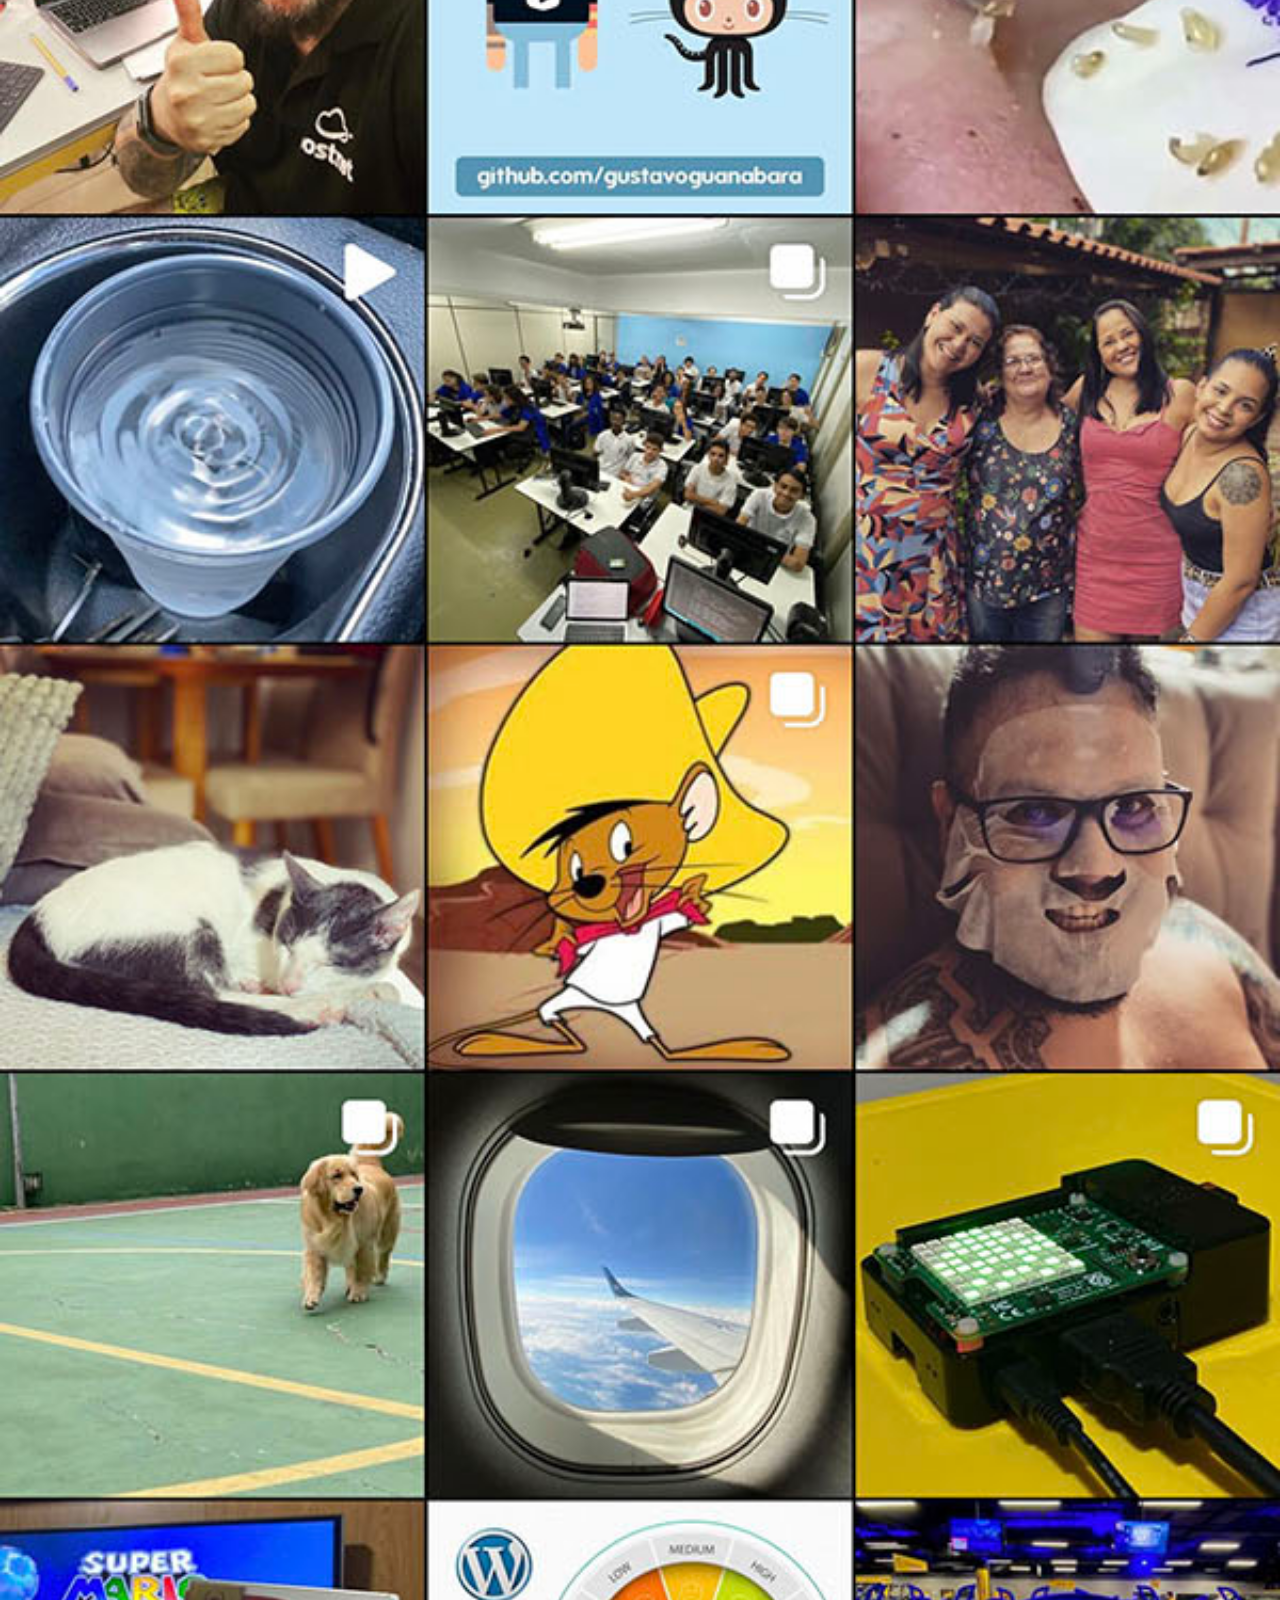
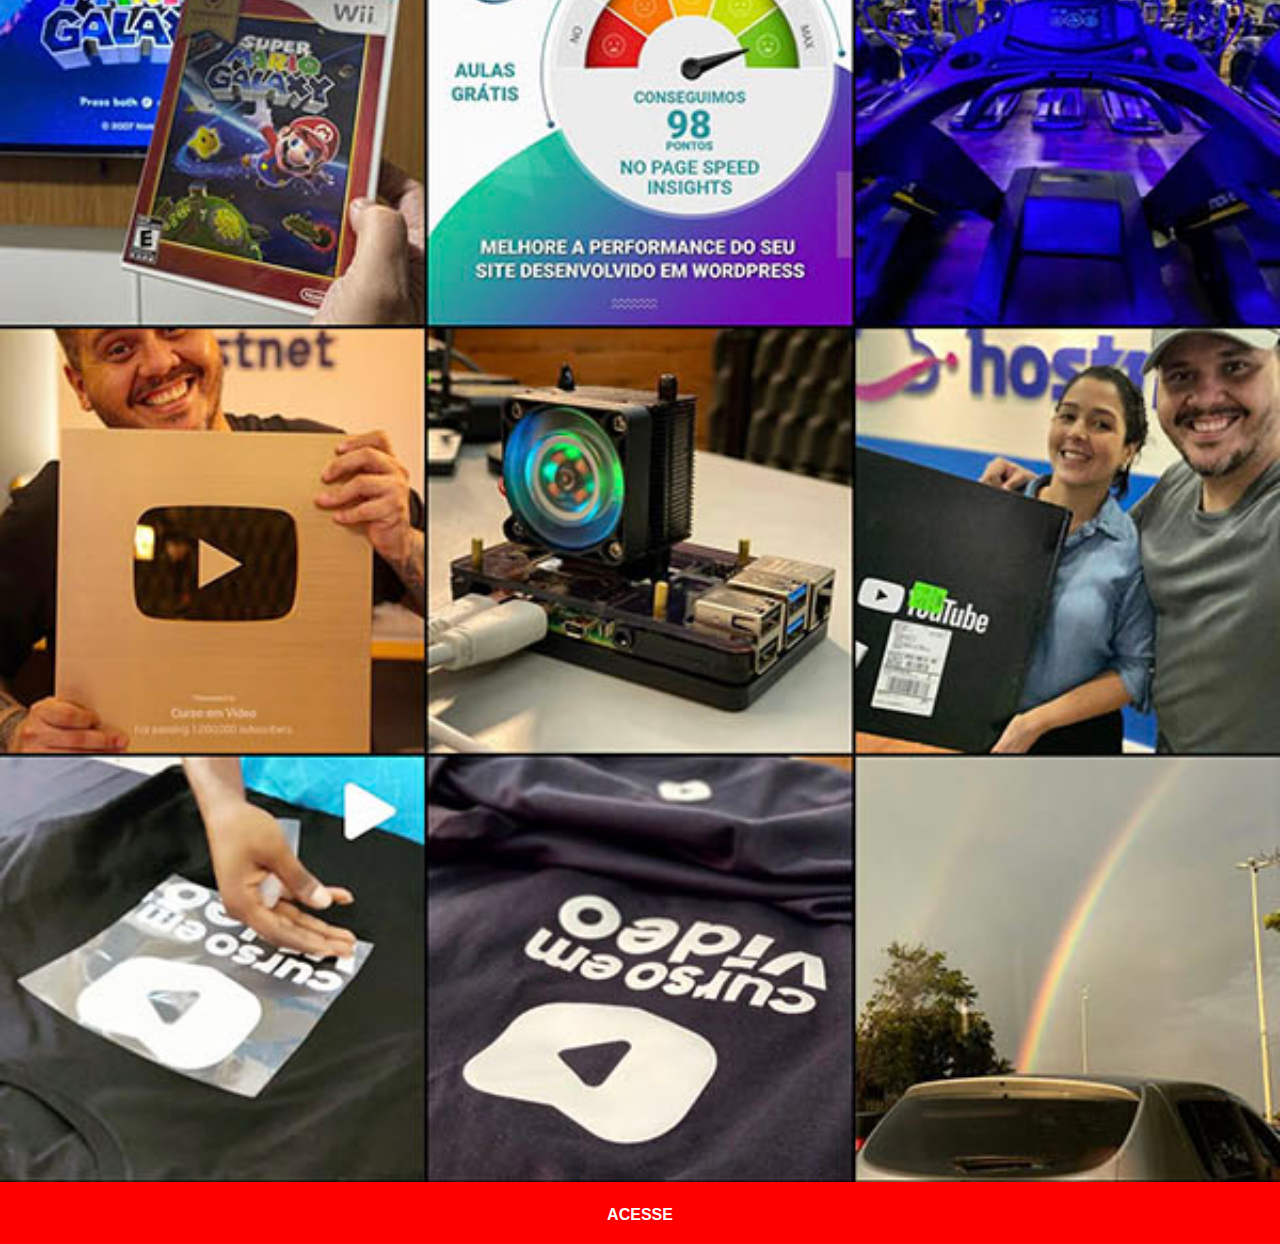
<file: instagram.html>
<!DOCTYPE html>
<html lang="pt-br">
<head>
    <meta charset="UTF-8">
    <meta name="viewport" content="width=device-width, initial-scale=1.0">
    <title>instagram</title>
    <link rel="stylesheet" href="social.style.css">
</head>
<body>
    <img src="imagens/tela-instagram.jpg" alt="instagram">
    <a href="https://www.instagram.com/gustavoguanabara/" target="_blank">ACESSE</a>
</body>
</html>
</file>
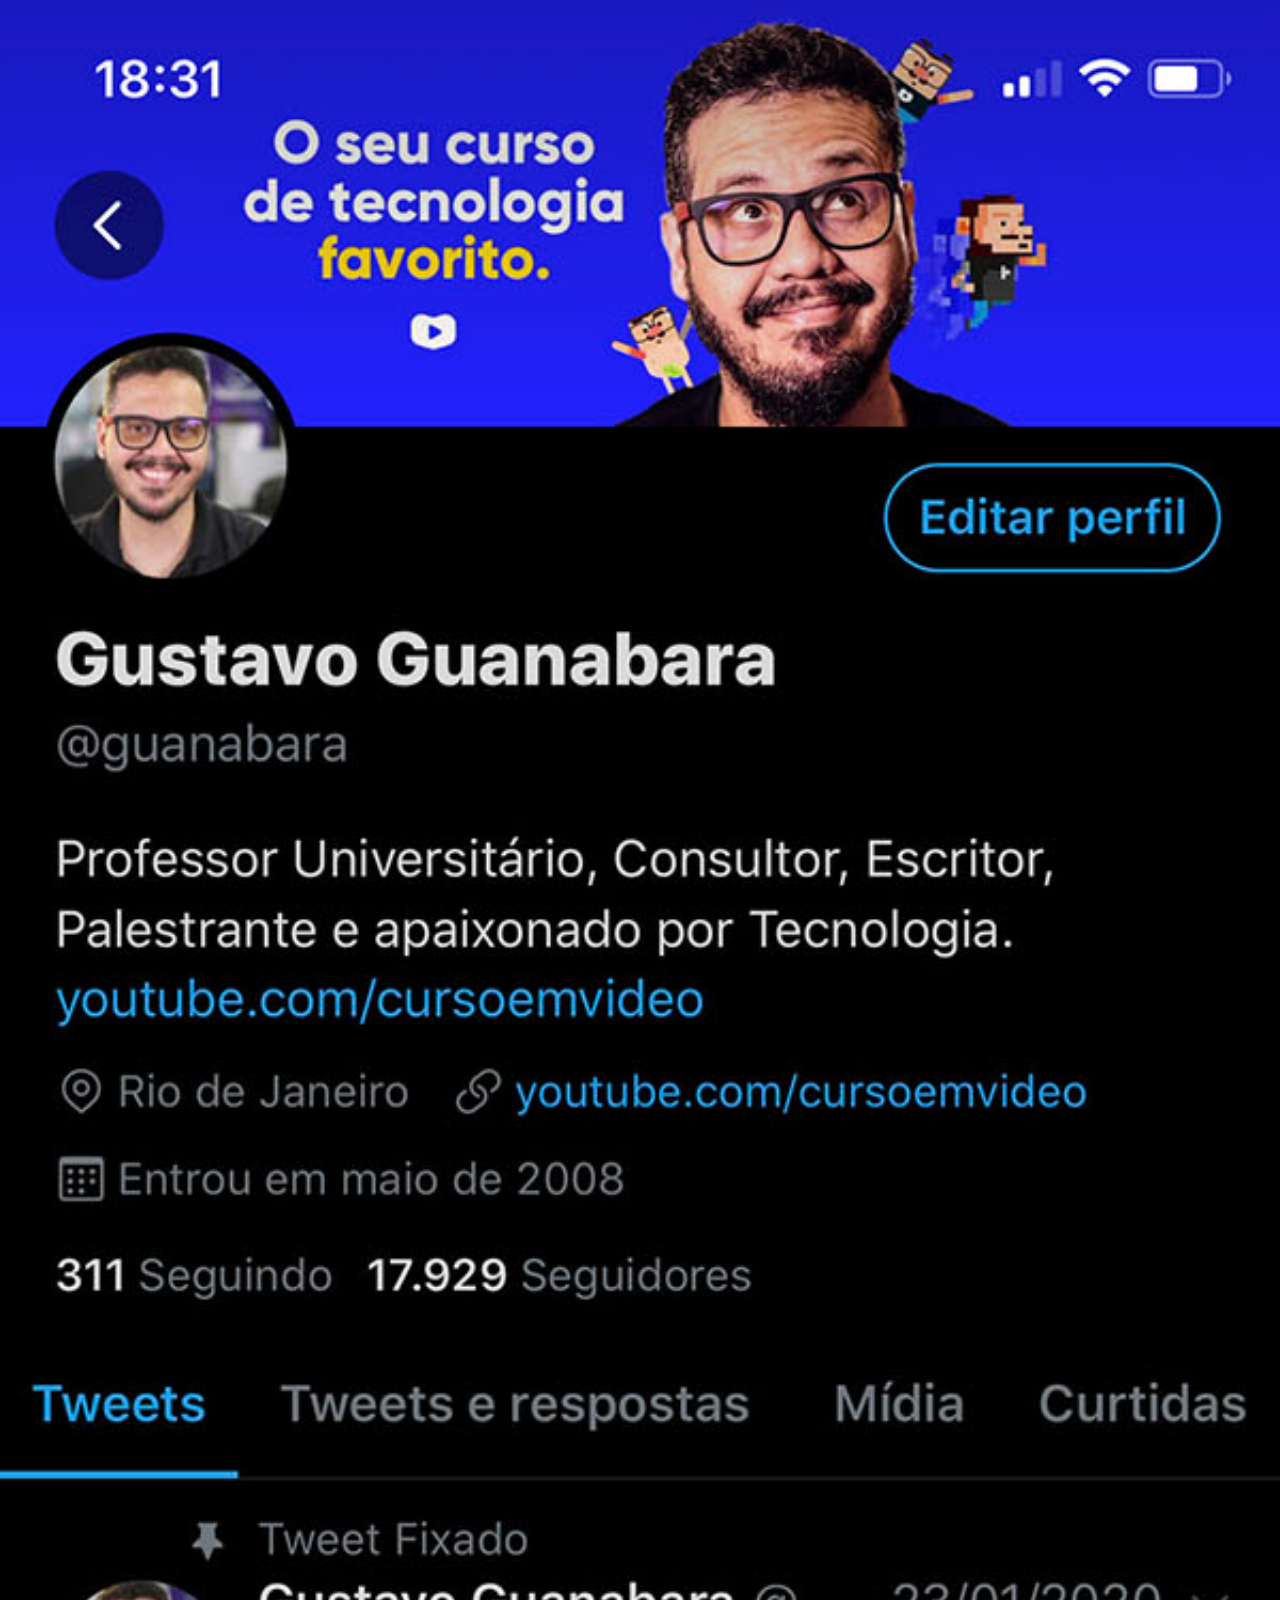
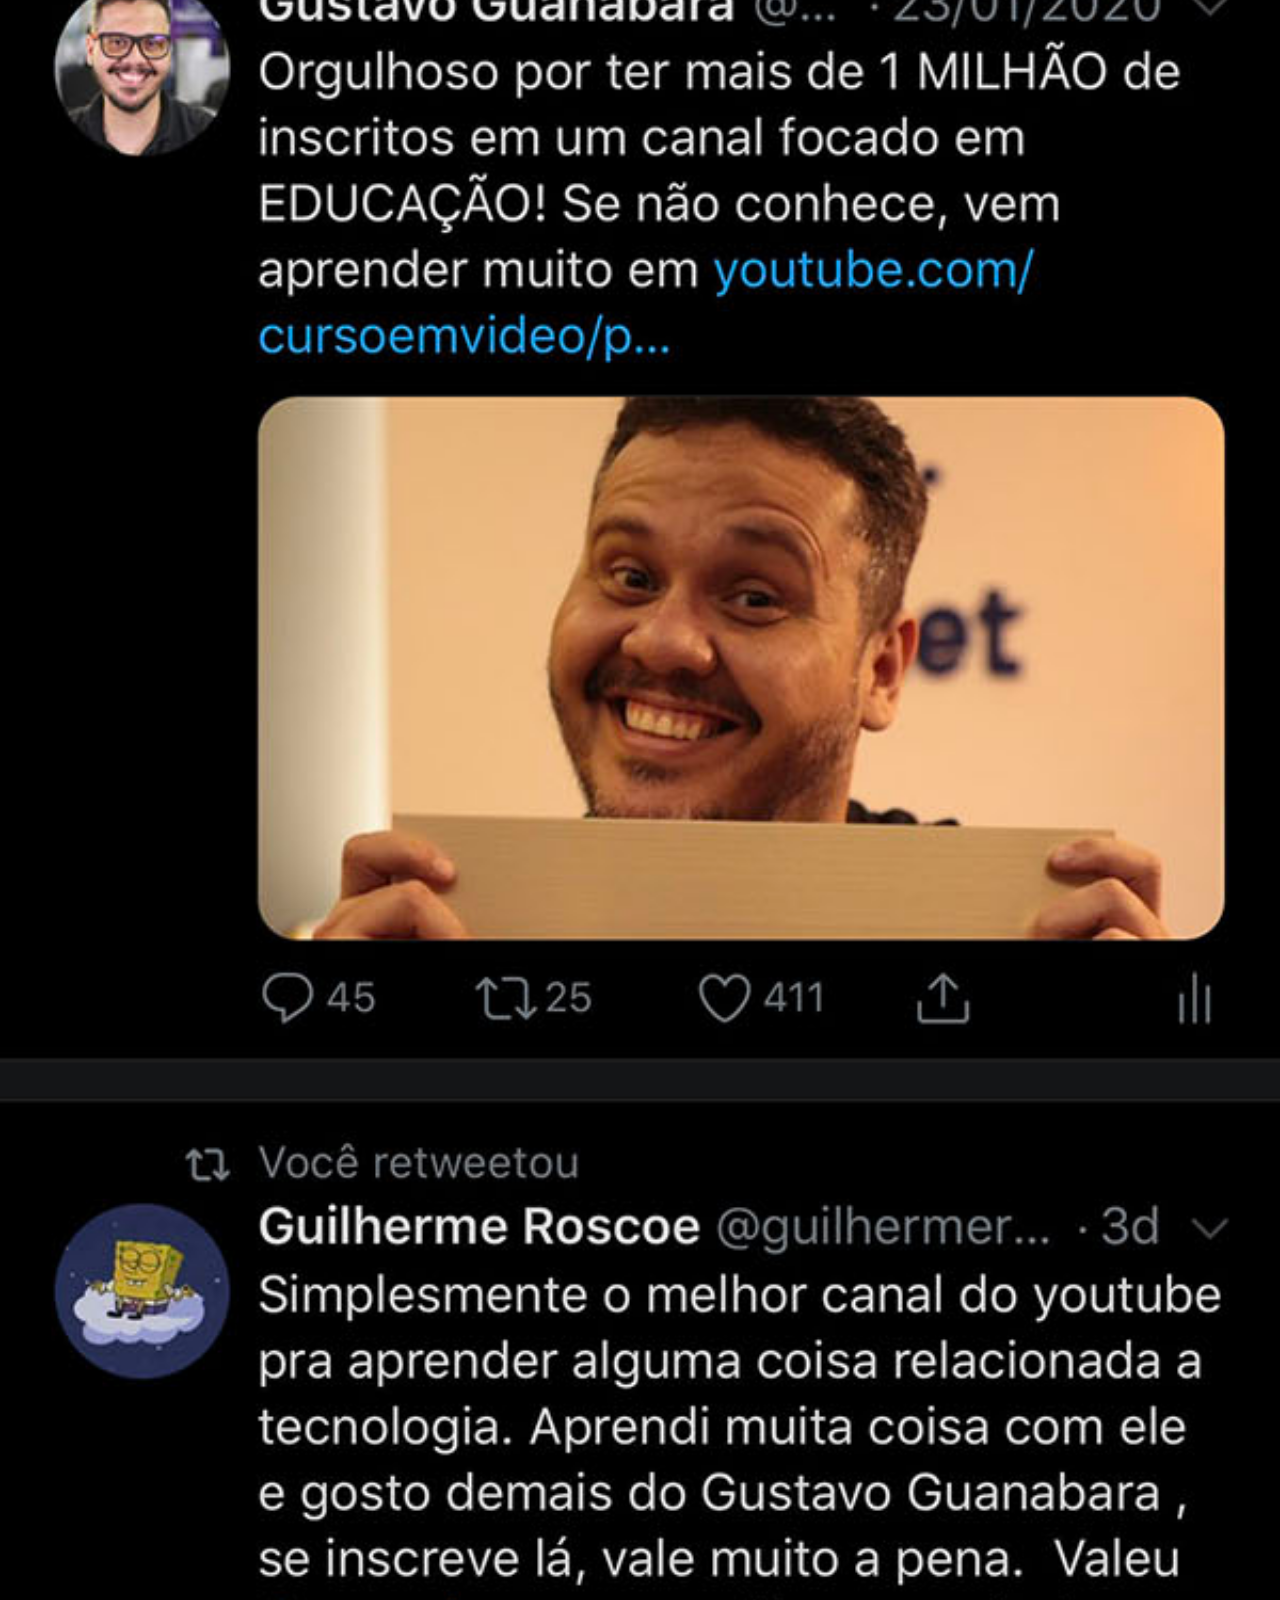
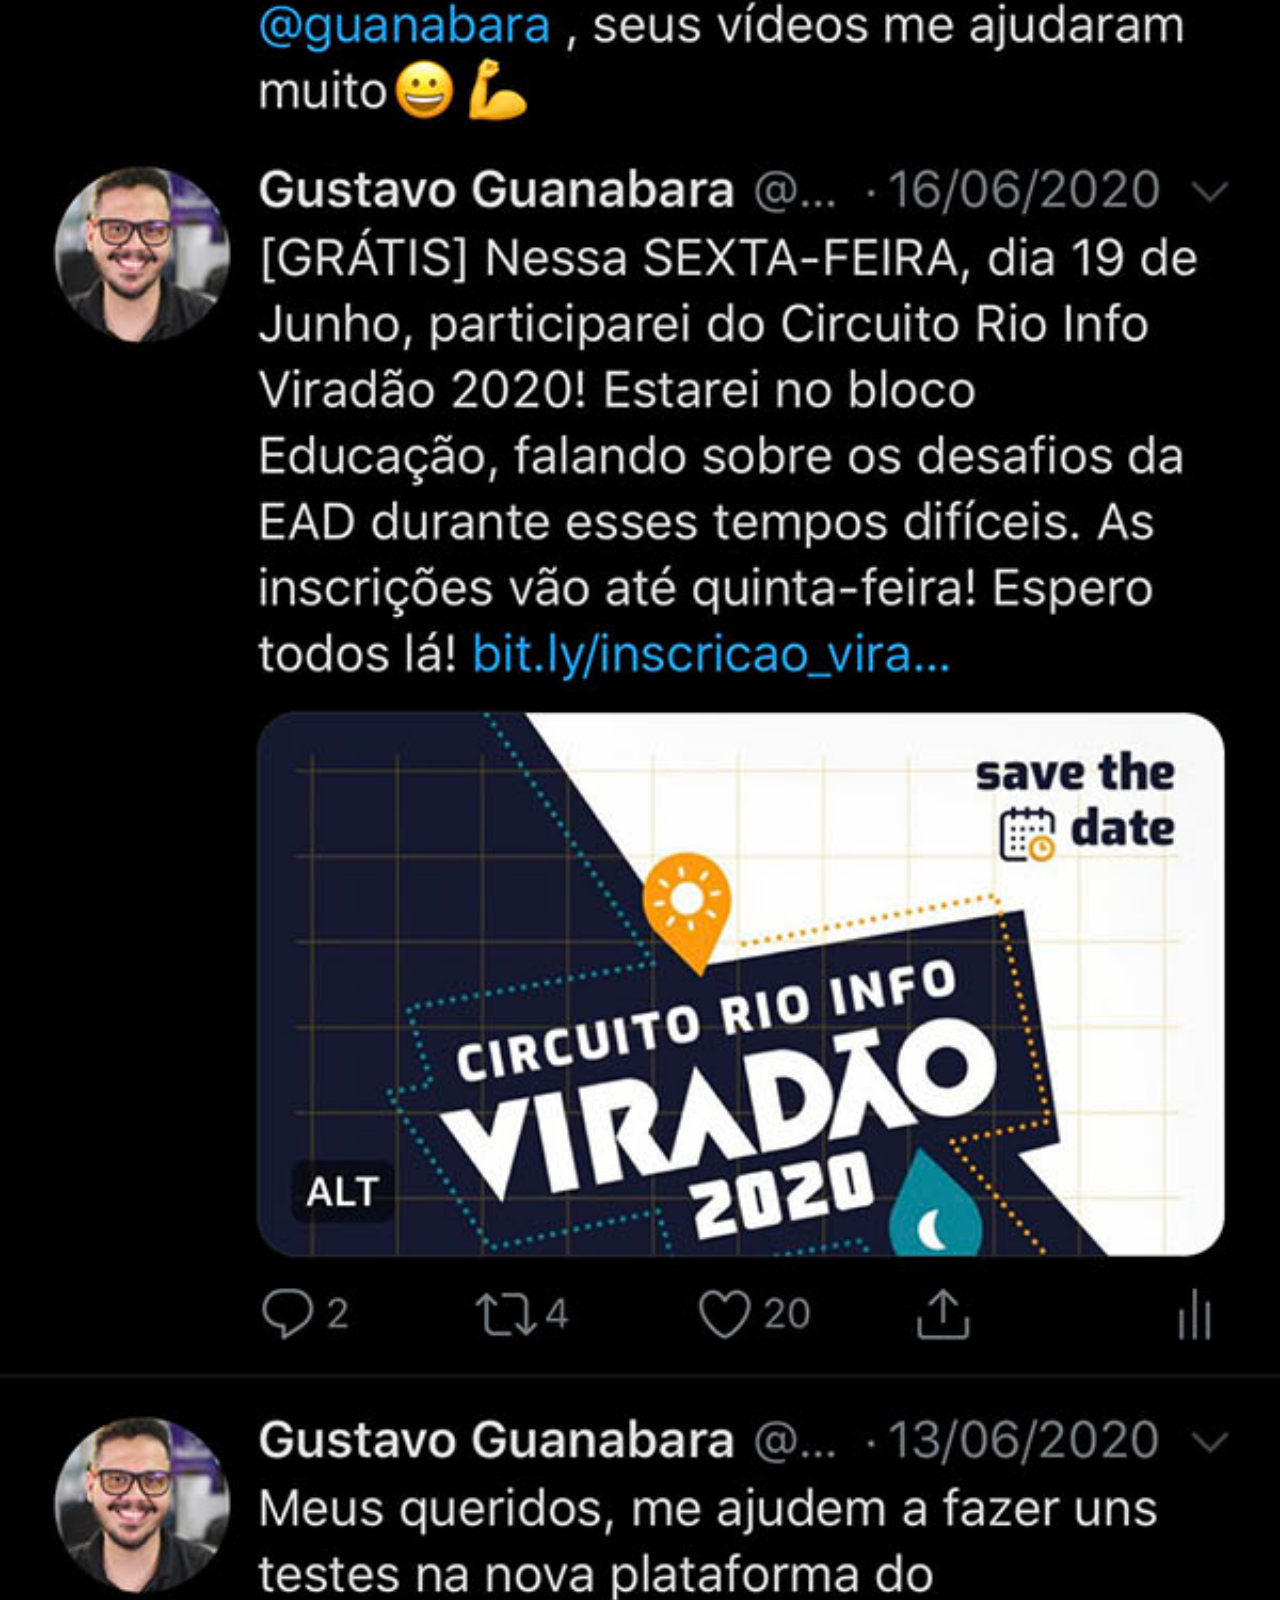
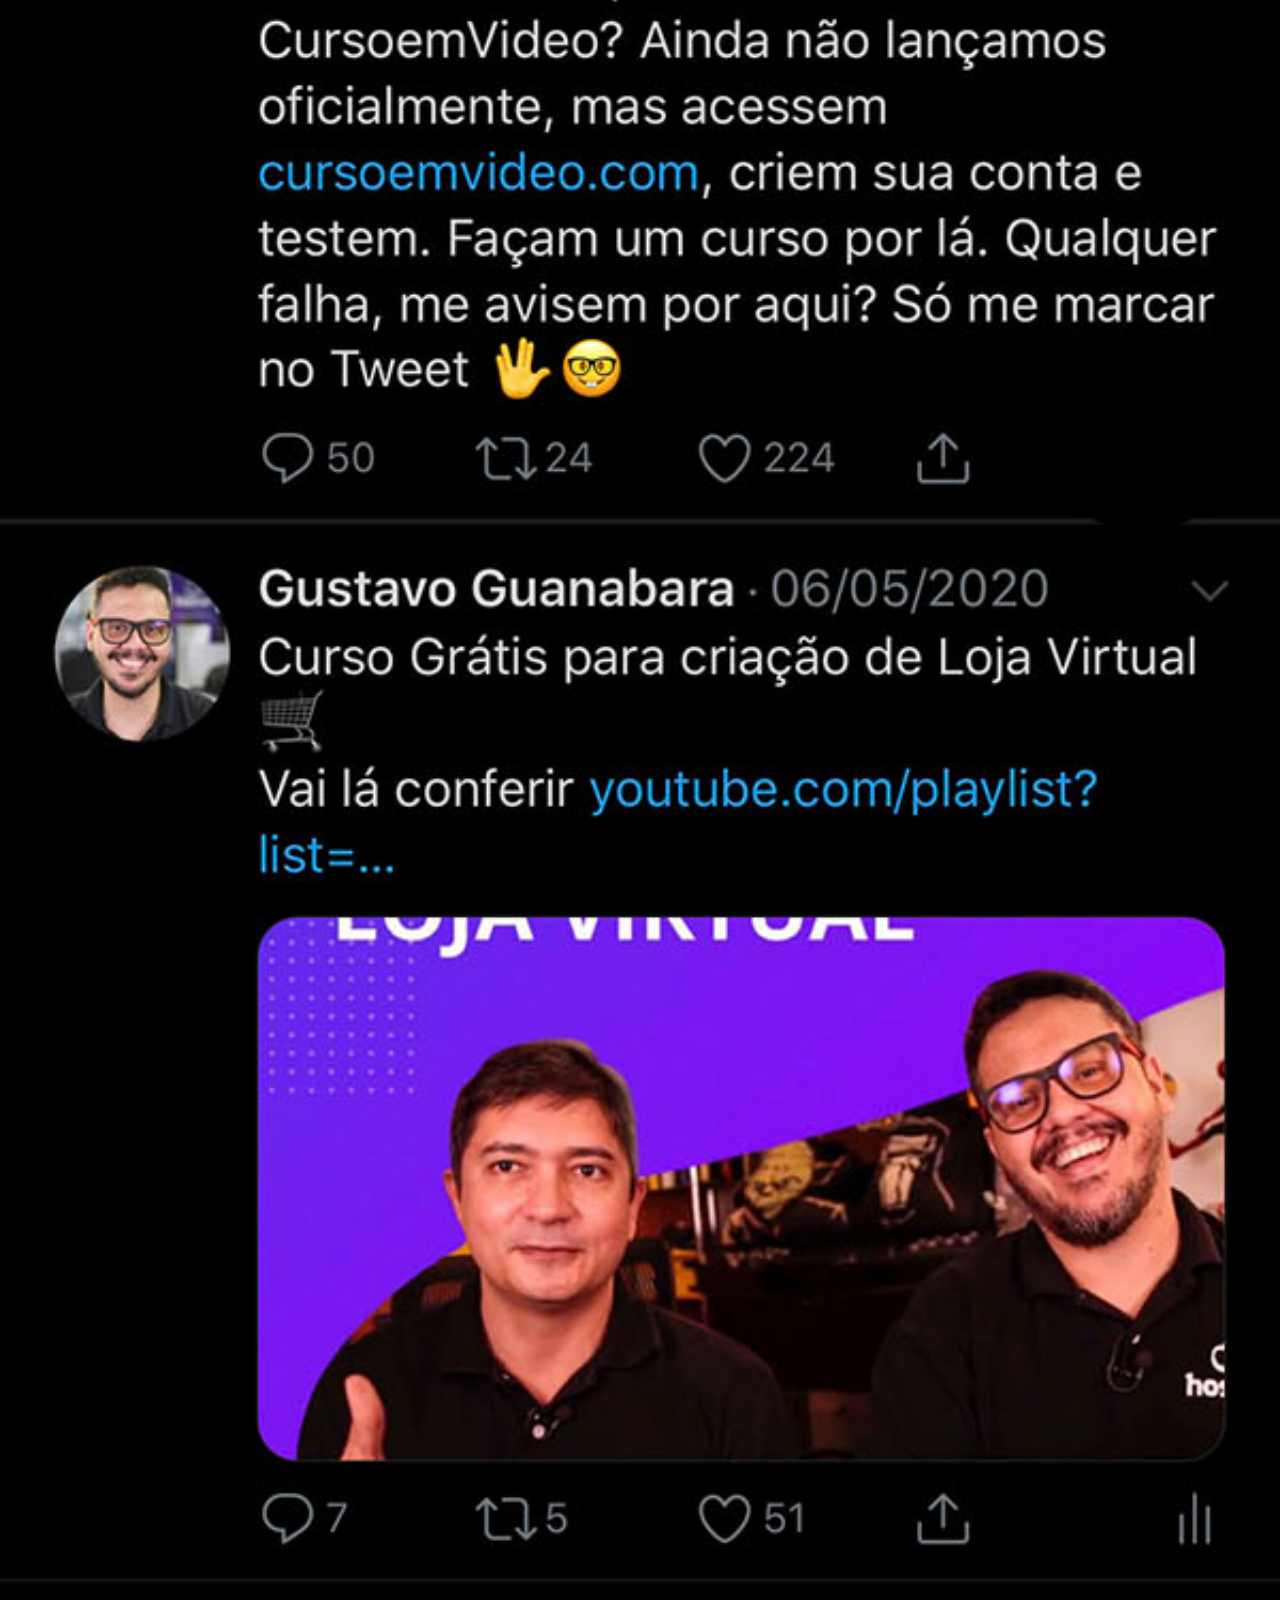
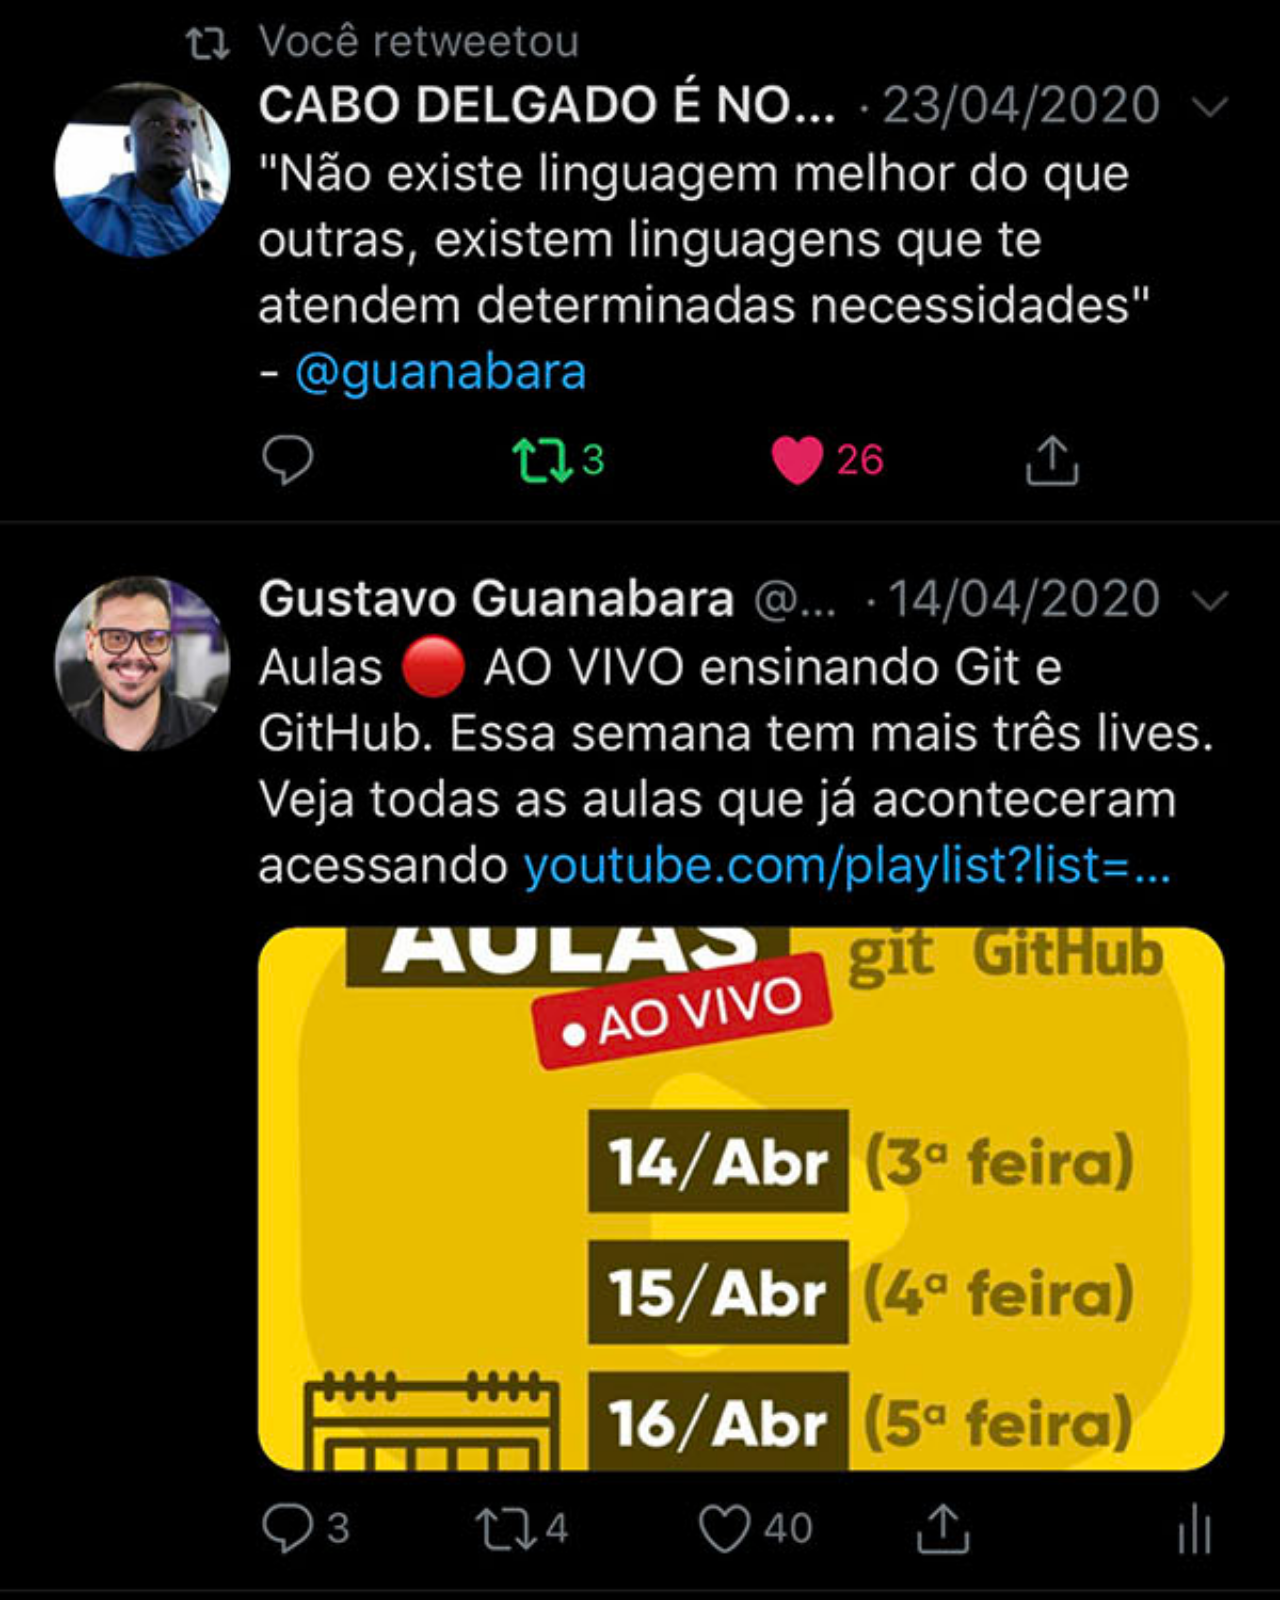
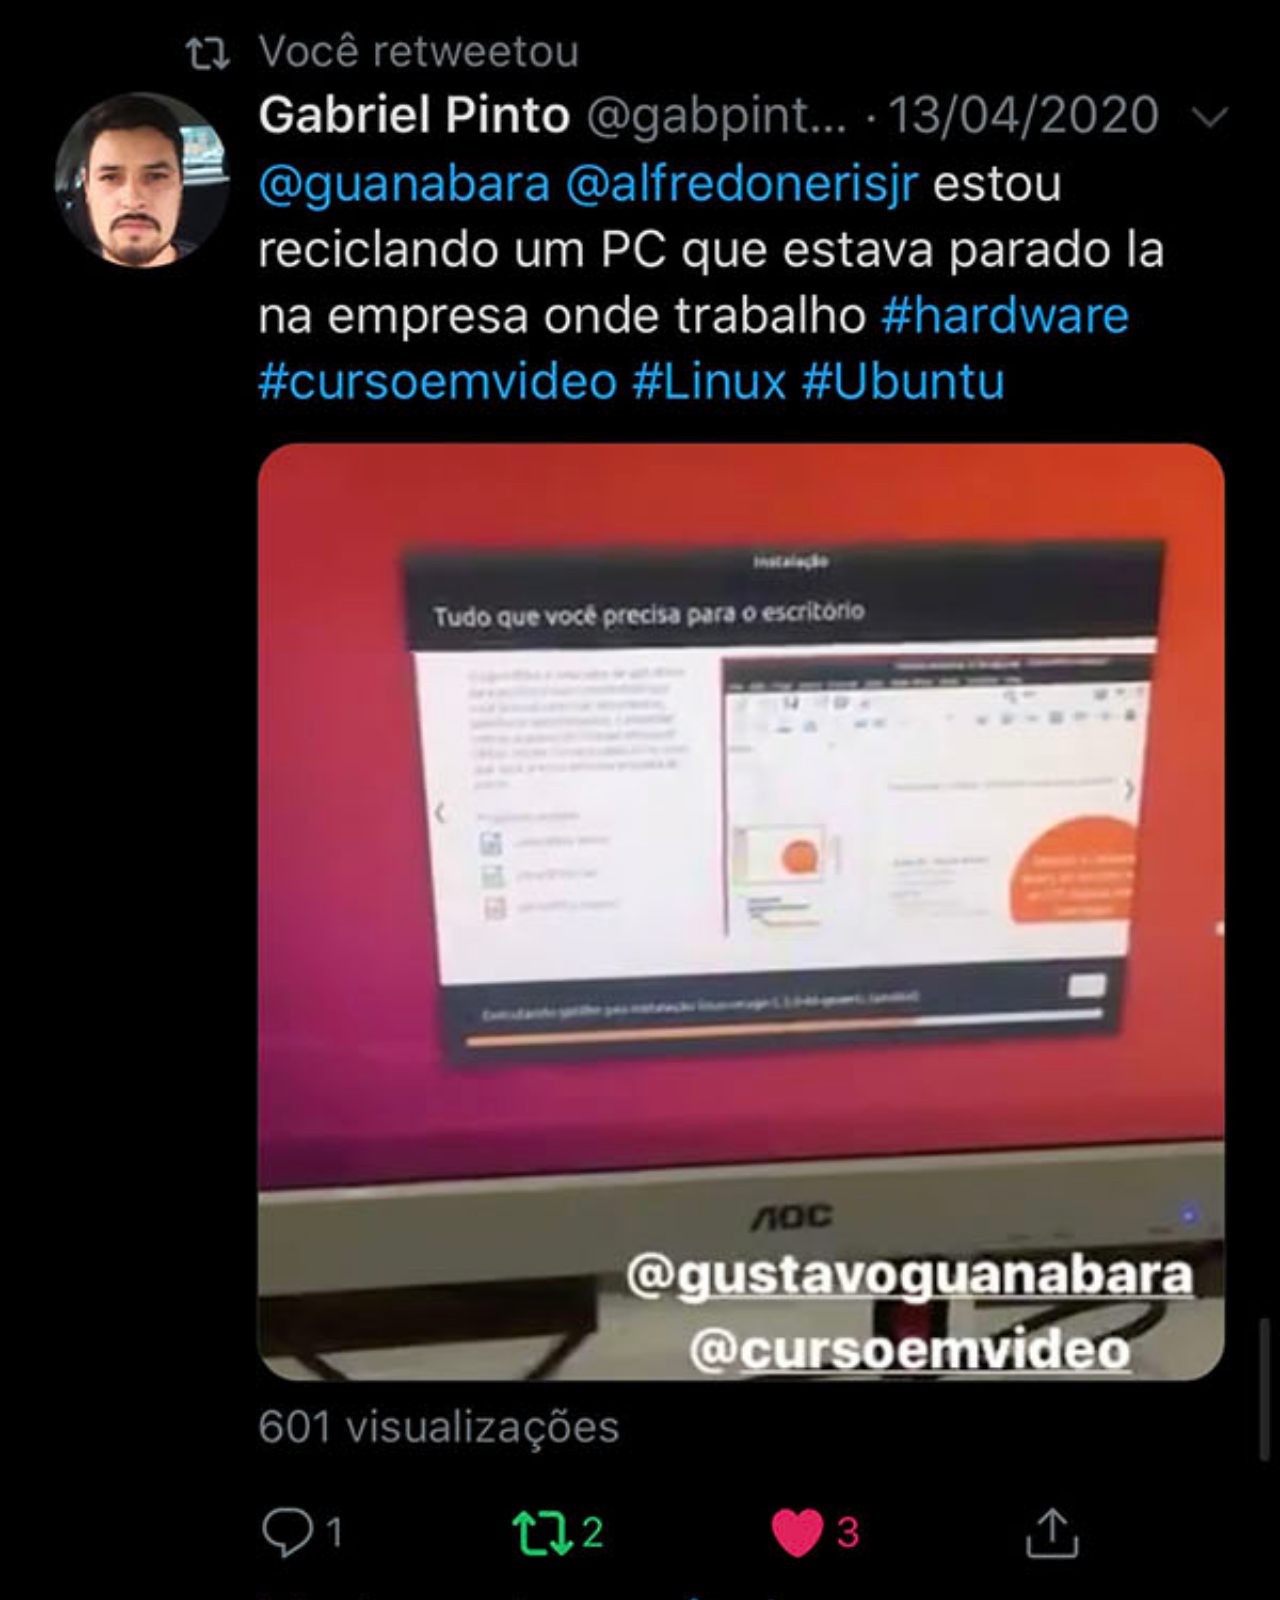
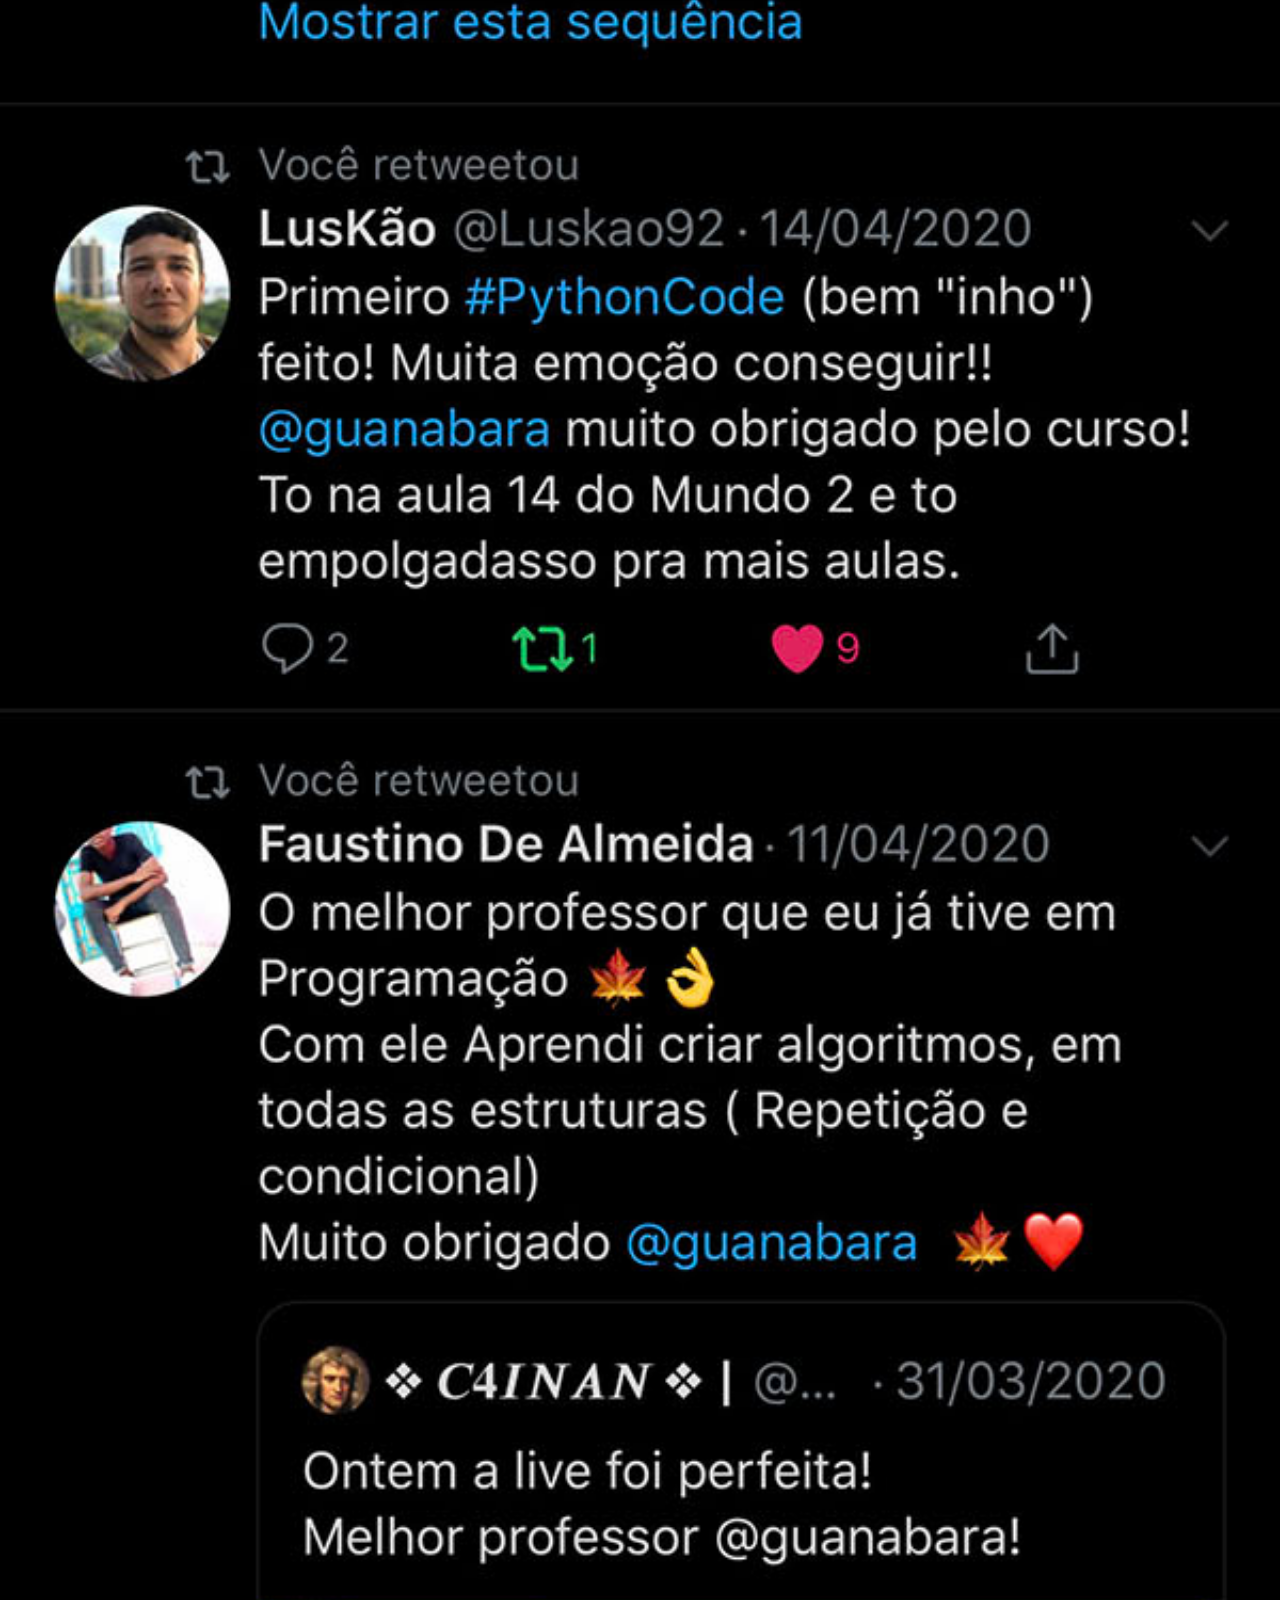
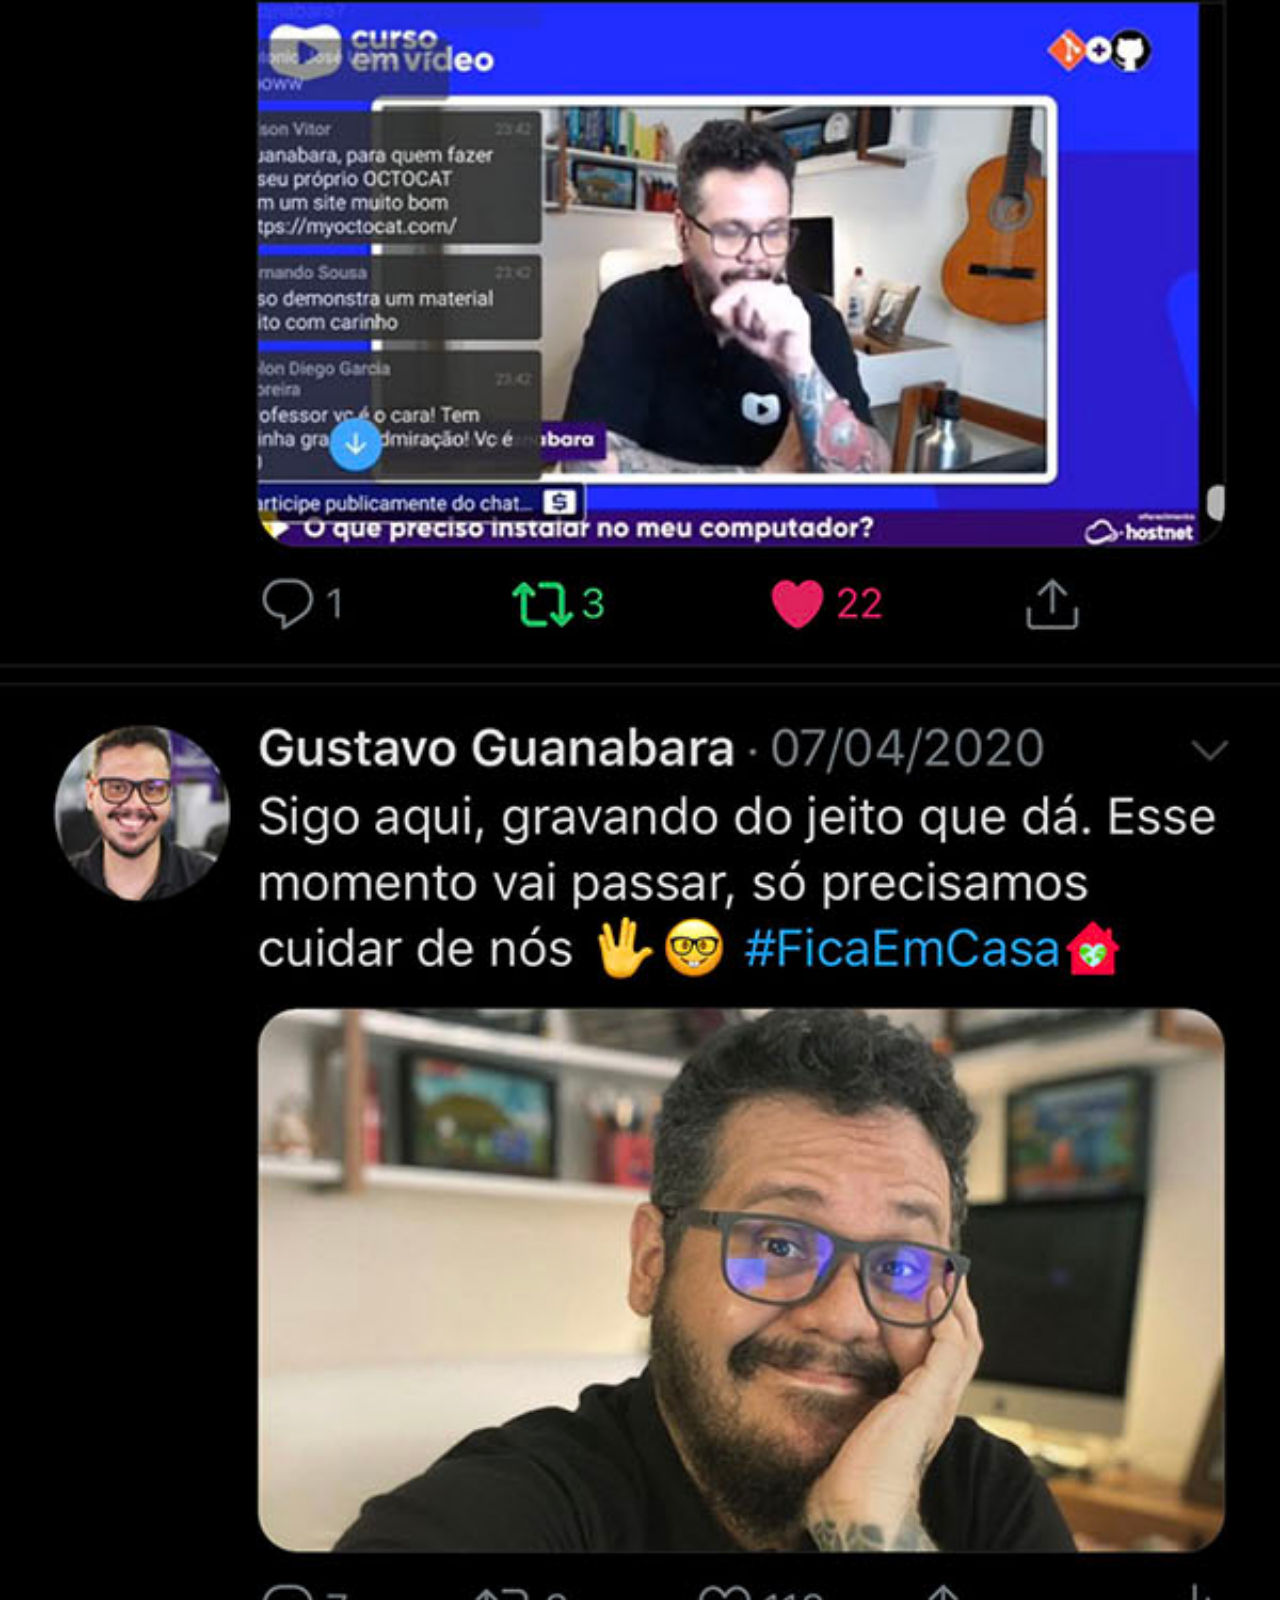
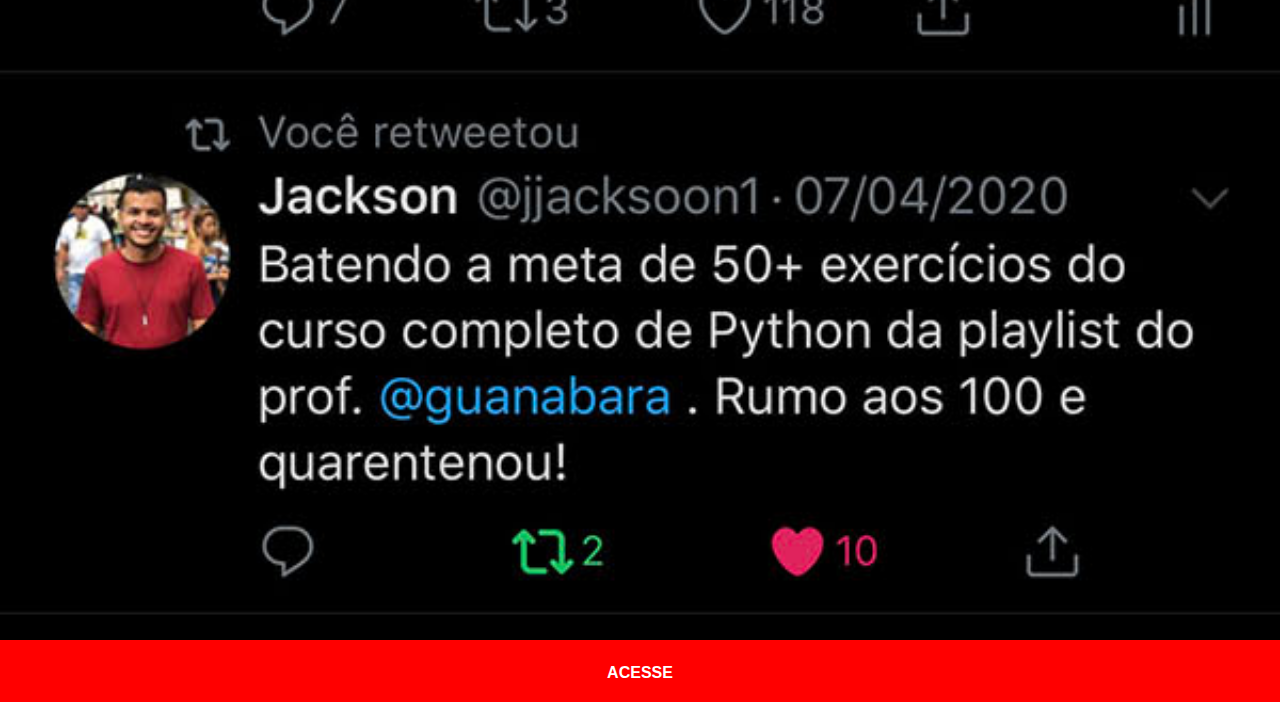
<file: twitter.html>
<!DOCTYPE html>
<html lang="pt-br">
<head>
    <meta charset="UTF-8">
    <meta name="viewport" content="width=device-width, initial-scale=1.0">
    <title>twitter</title>
    <link rel="stylesheet" href="social.style.css">
</head>
<body>
    <img src="imagens/tela-twitter.jpg" alt="twitter">
    <a href="https://x.com/guanabara">ACESSE</a>
</body>
</html>
</file>
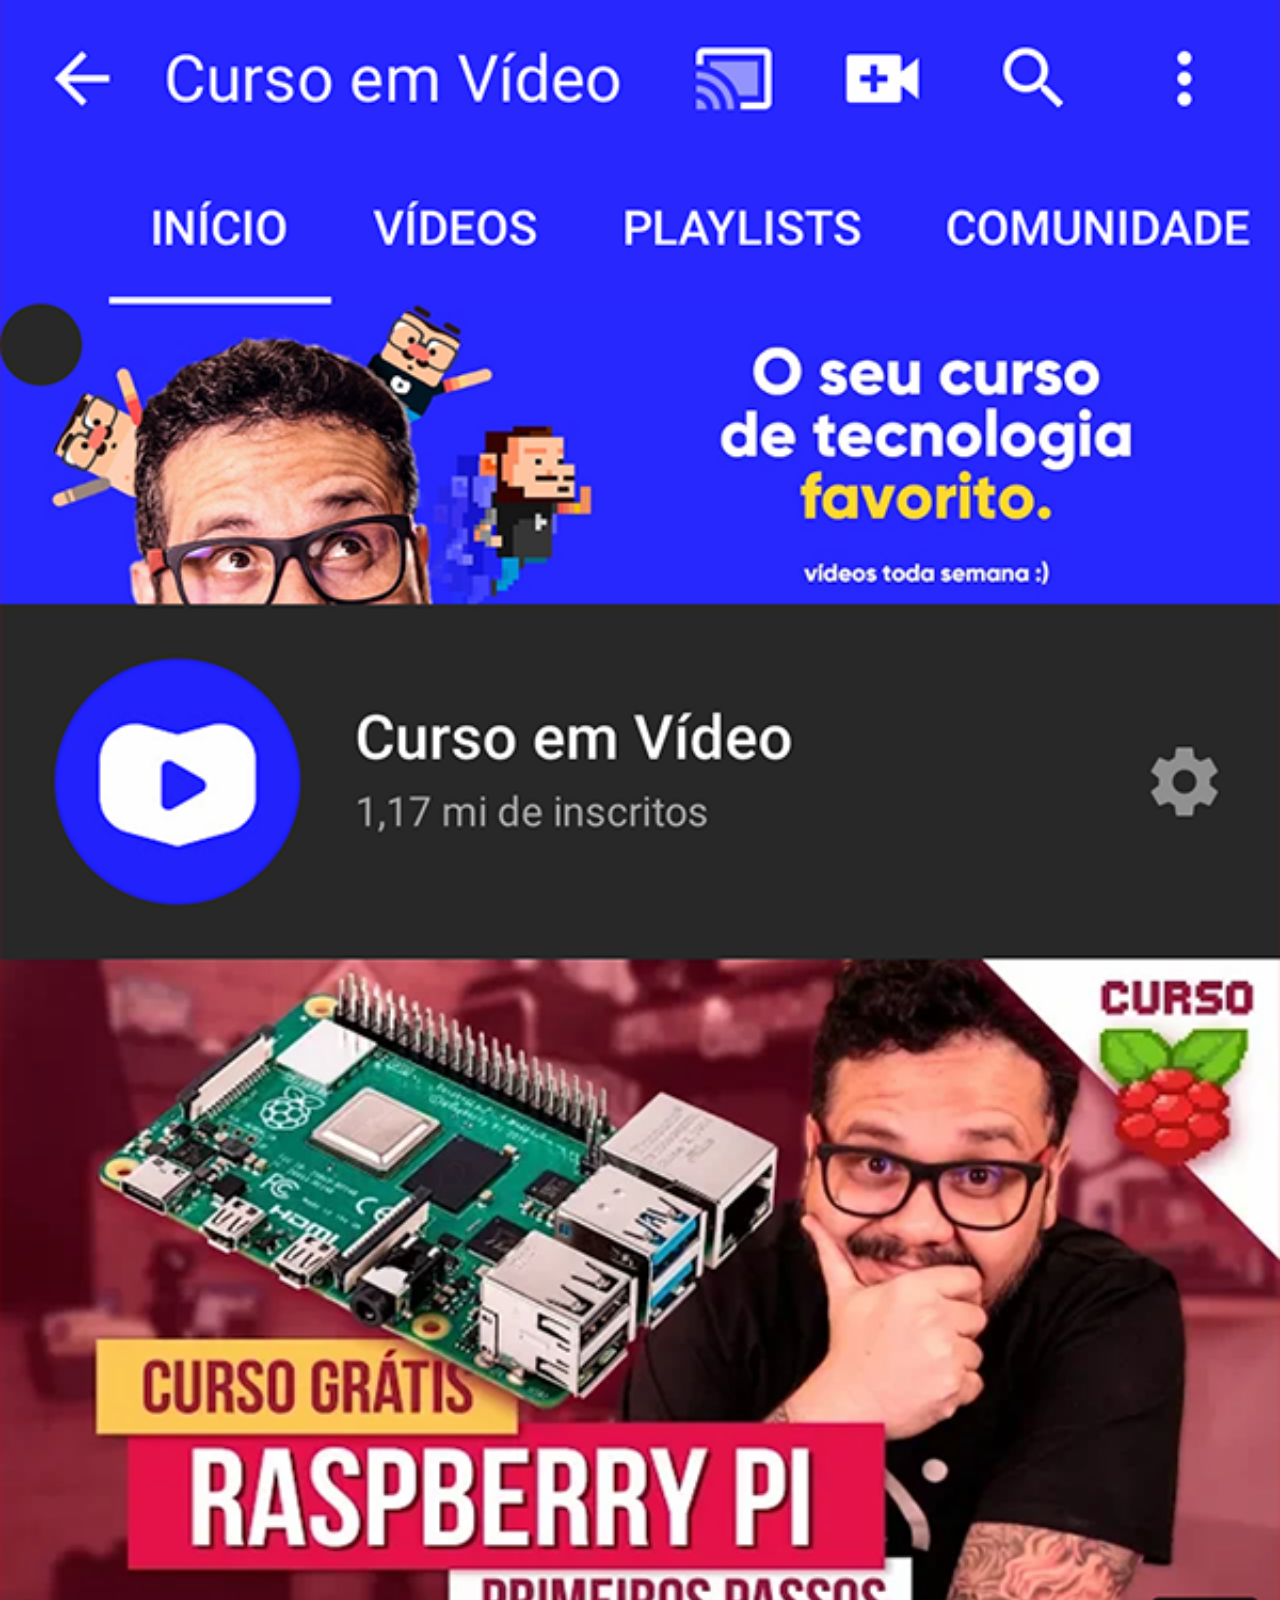
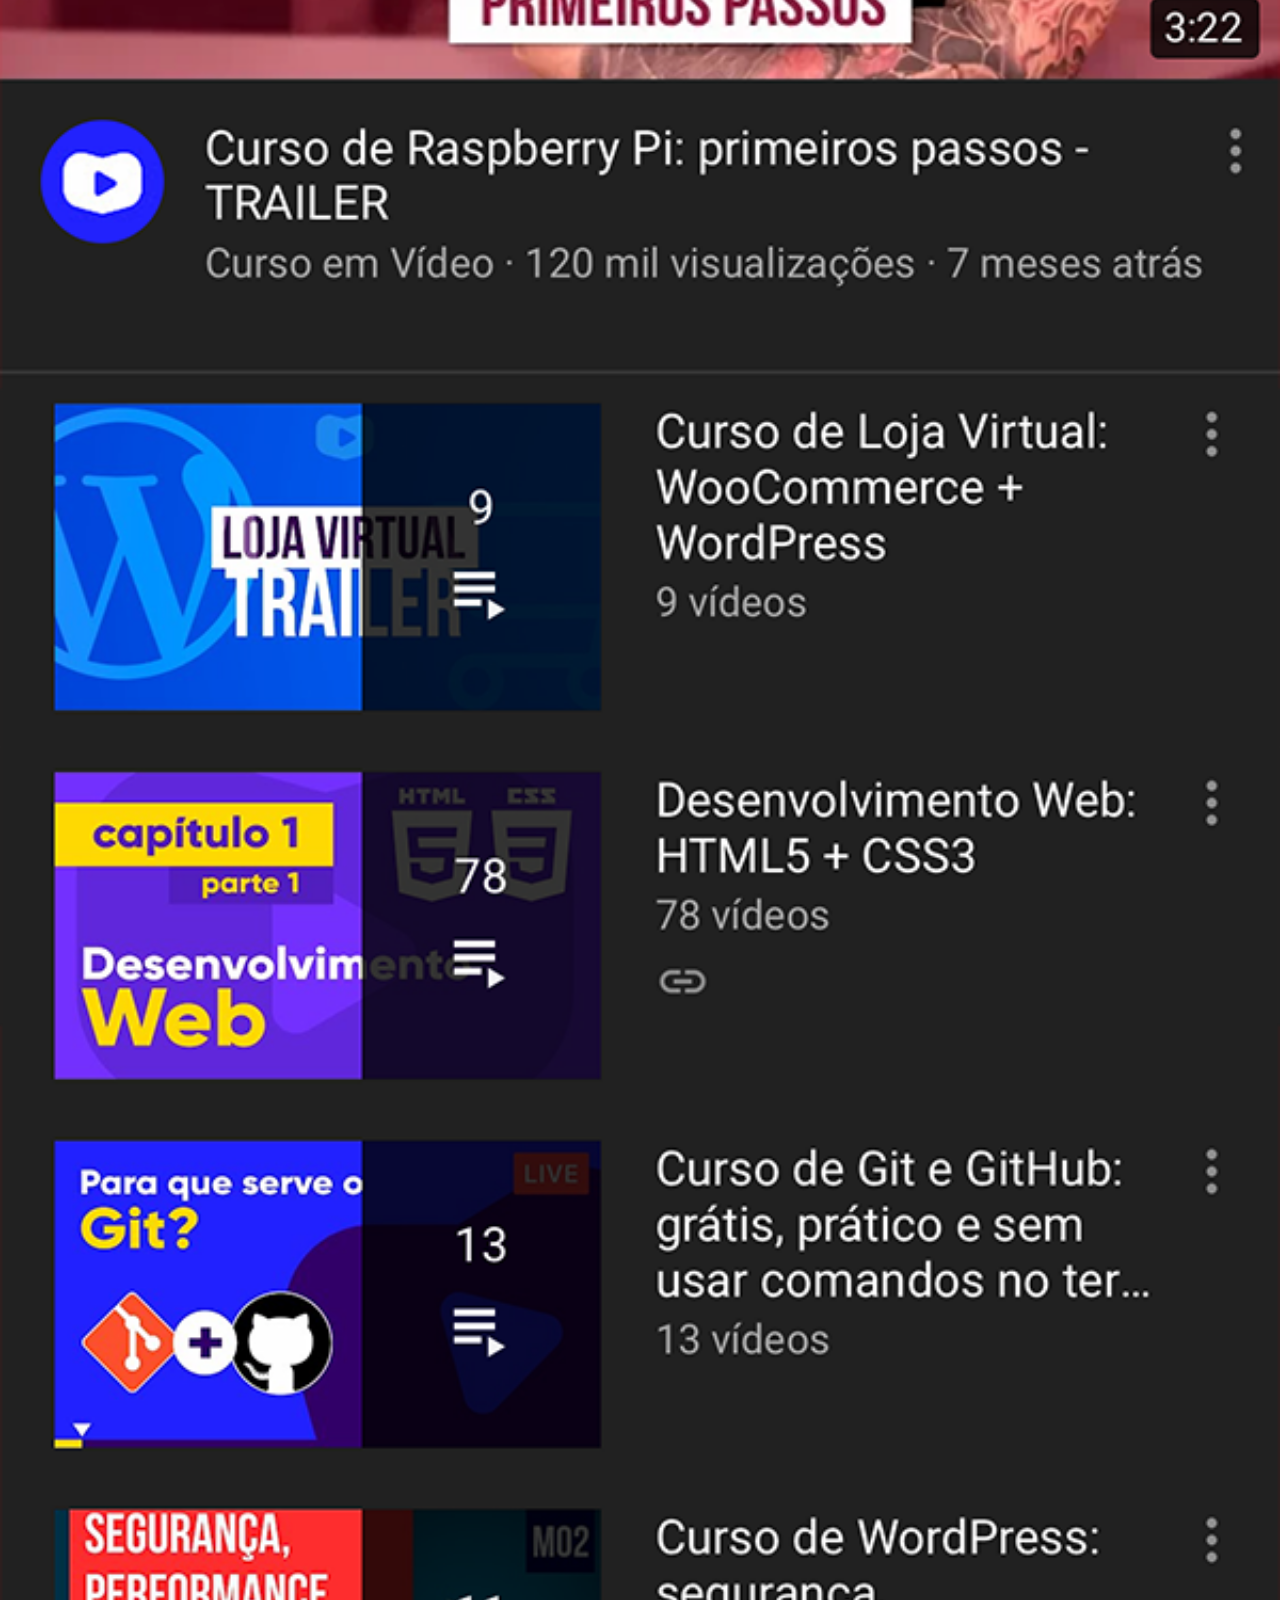
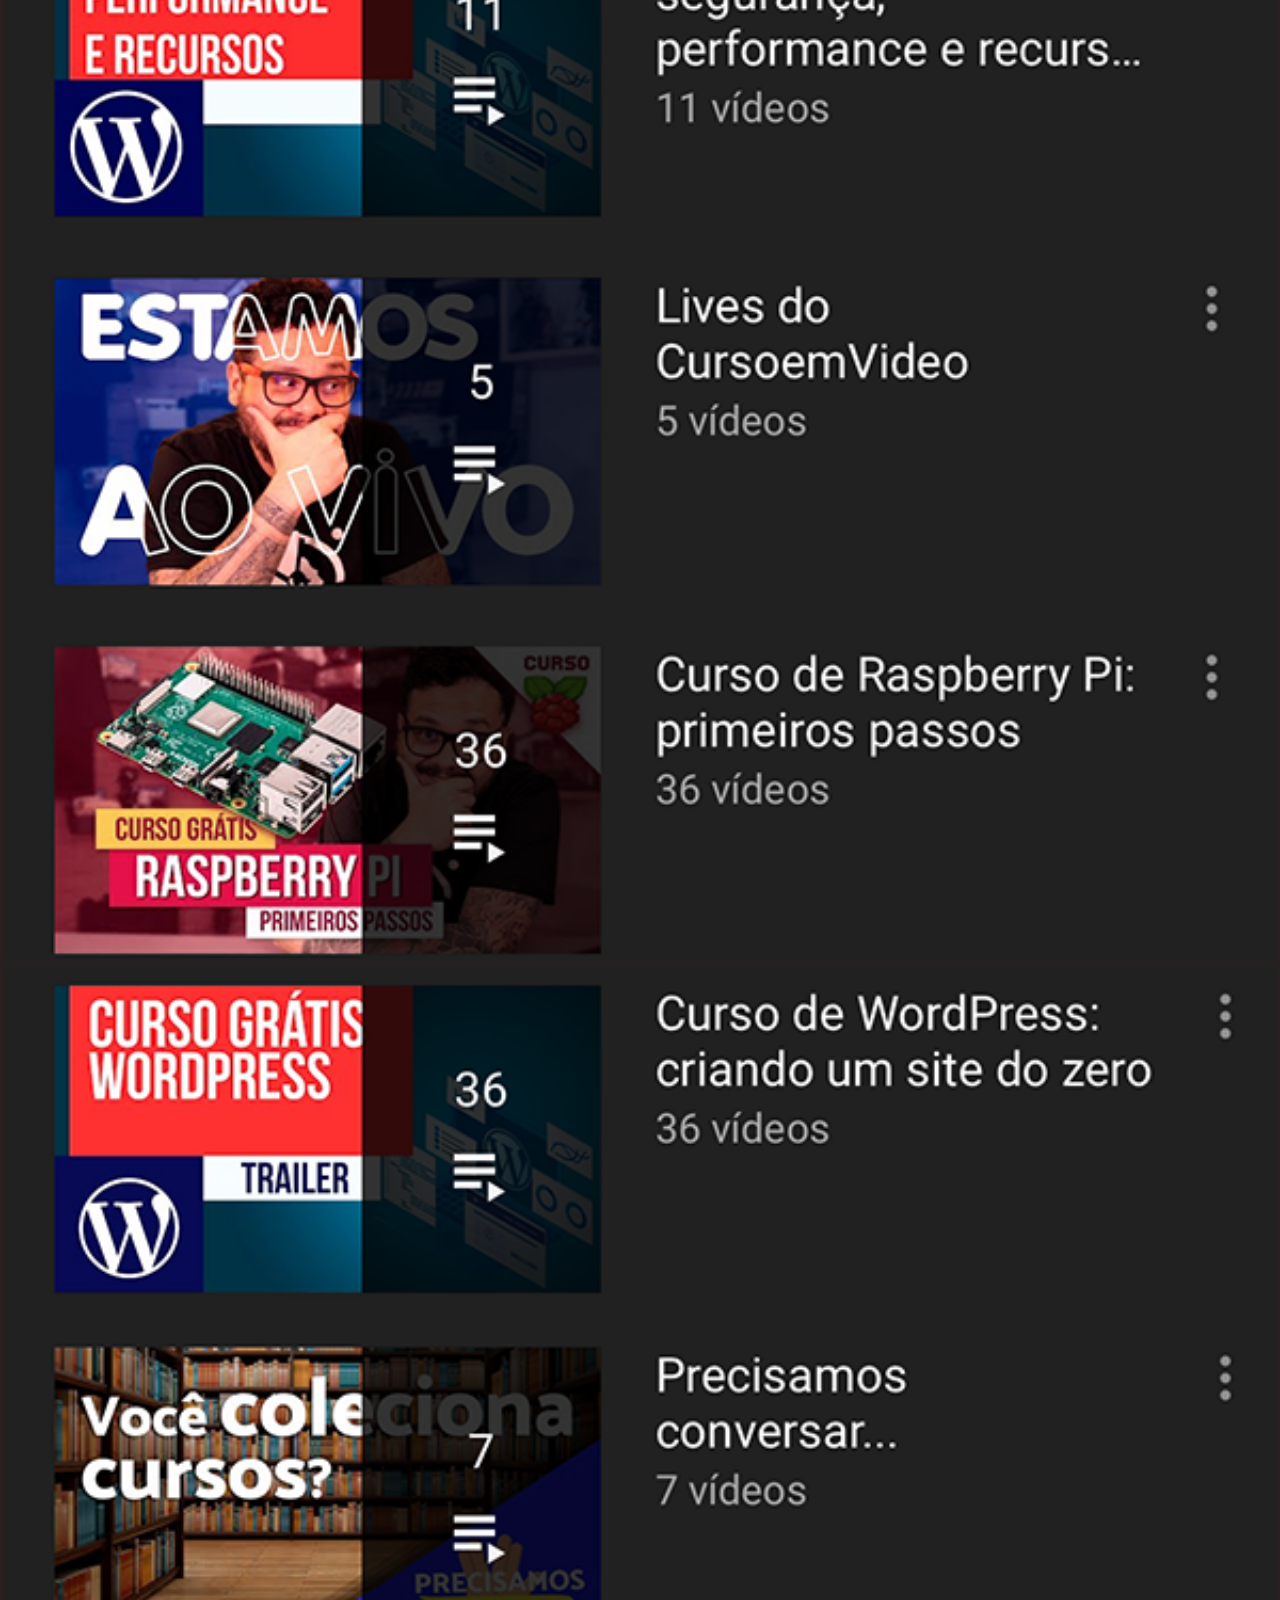
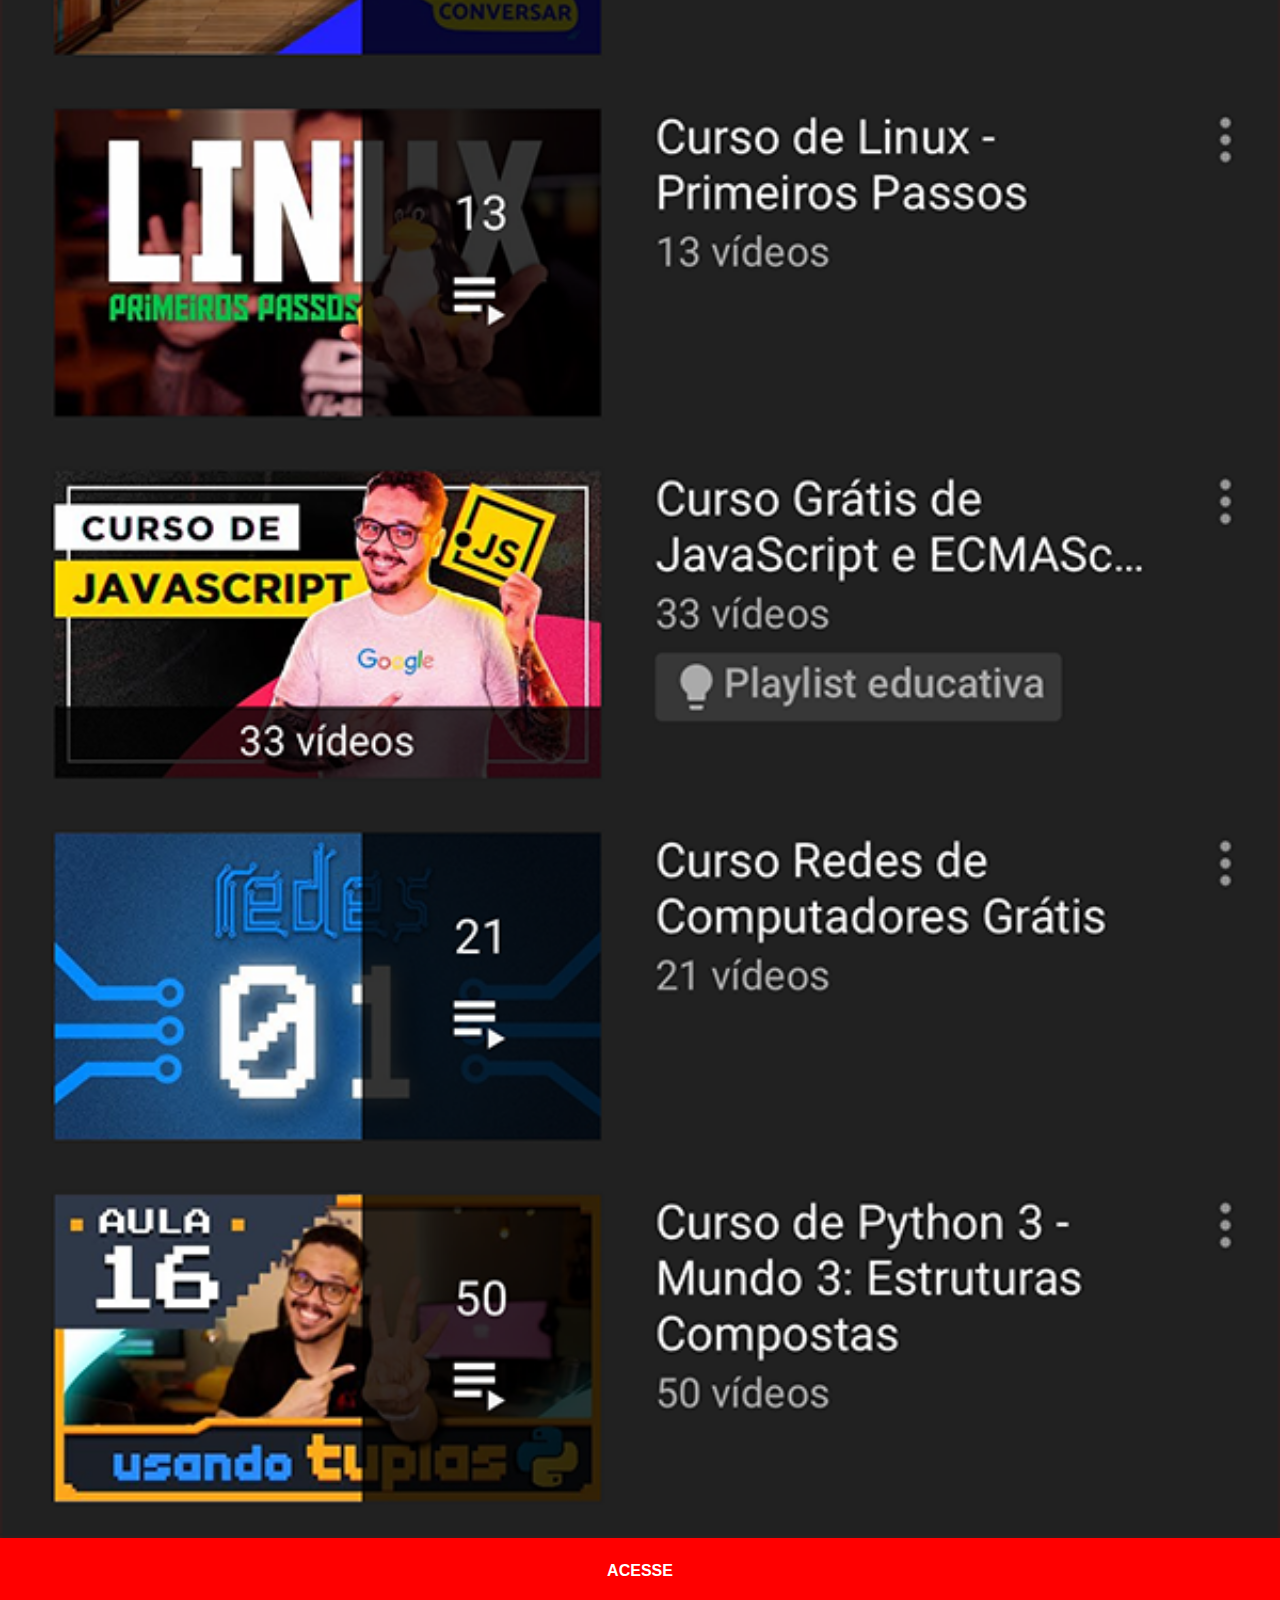
<file: youtube.html>
<!DOCTYPE html>
<html lang="pt-br">
<head>
    <meta charset="UTF-8">
    <meta name="viewport" content="width=device-width, initial-scale=1.0">
    <title>youtube</title>
    <link rel="stylesheet" href="social.style.css">
</head>
<body>
    <img src="imagens/tela-youtube.png" alt="youtube">
    <a href="https://www.youtube.com/c/CursoemV%C3%ADdeo" target="_blank">ACESSE</a>
</body>
</html>
</file>
<file: style.css>
@charset "UTF-8";

    *{
        margin: 0px;
        padding: 0px;
        font-family: Arial, Helvetica, sans-serif;
    }

    html, body{
        height: 100vh;
        width: 100vw;
        background-image: url('imagens/fundo-madeira.jpg');
        background-position: top center;
        background-repeat: no-repeat;
        background-size: cover;
        background-attachment: fixed;
    }

    main{
        position: relative;
        height: 100vh;
    }

    section#telefone{
        position: absolute;
        top: 50%;
        left: 50%;
        transform: translate(-50%, -50%);

        background-image: url('imagens/frame-iphone.png');
        background-repeat: no-repeat;
        background-position: center center;
        background-size: cover;
        background-attachment: fixed;

        height:627px;
        width: 311px;
    }

    iframe#tela{
        position: relative;
        top: 80px;
        left: 22px;
        width: 266px;
        height: 471px;
    }

    section#redes{
        text-align: right;
    }

    section#redes img{
        width: 50px;
        margin: 10px;
        border-radius: 100px;
        box-shadow: 3px 4px 5px rgba(0, 0, 0, 0.663);
        box-sizing: border-box;
    }

    section#redes img:hover{
        border: 2px solid rgba(255, 255, 255, 0.634);
        transform: translate(-1px, -1px);
        transition: transform 0.5s;
        box-shadow: 5px 5px 10px rgba(0, 0, 0, 0.666);
    }
</file>
<file: social.style.css>
@charset "UTF-8";

        *{
            padding: 0px;
            margin: 0px;
            font-family: Arial, Helvetica, sans-serif;
        }

        ::-webkit-scrollbar{
            width: 0px;
            height: 0px;
        }
        
        body{
            background-color: red;
        }

        img{
            width: 100vw;
        }

        a{
            display: block;
            background-color: red;
            color: white;
            padding: 20px;
            font-weight: bold;
            text-decoration: none;
            text-align: center;
        }
</file>
